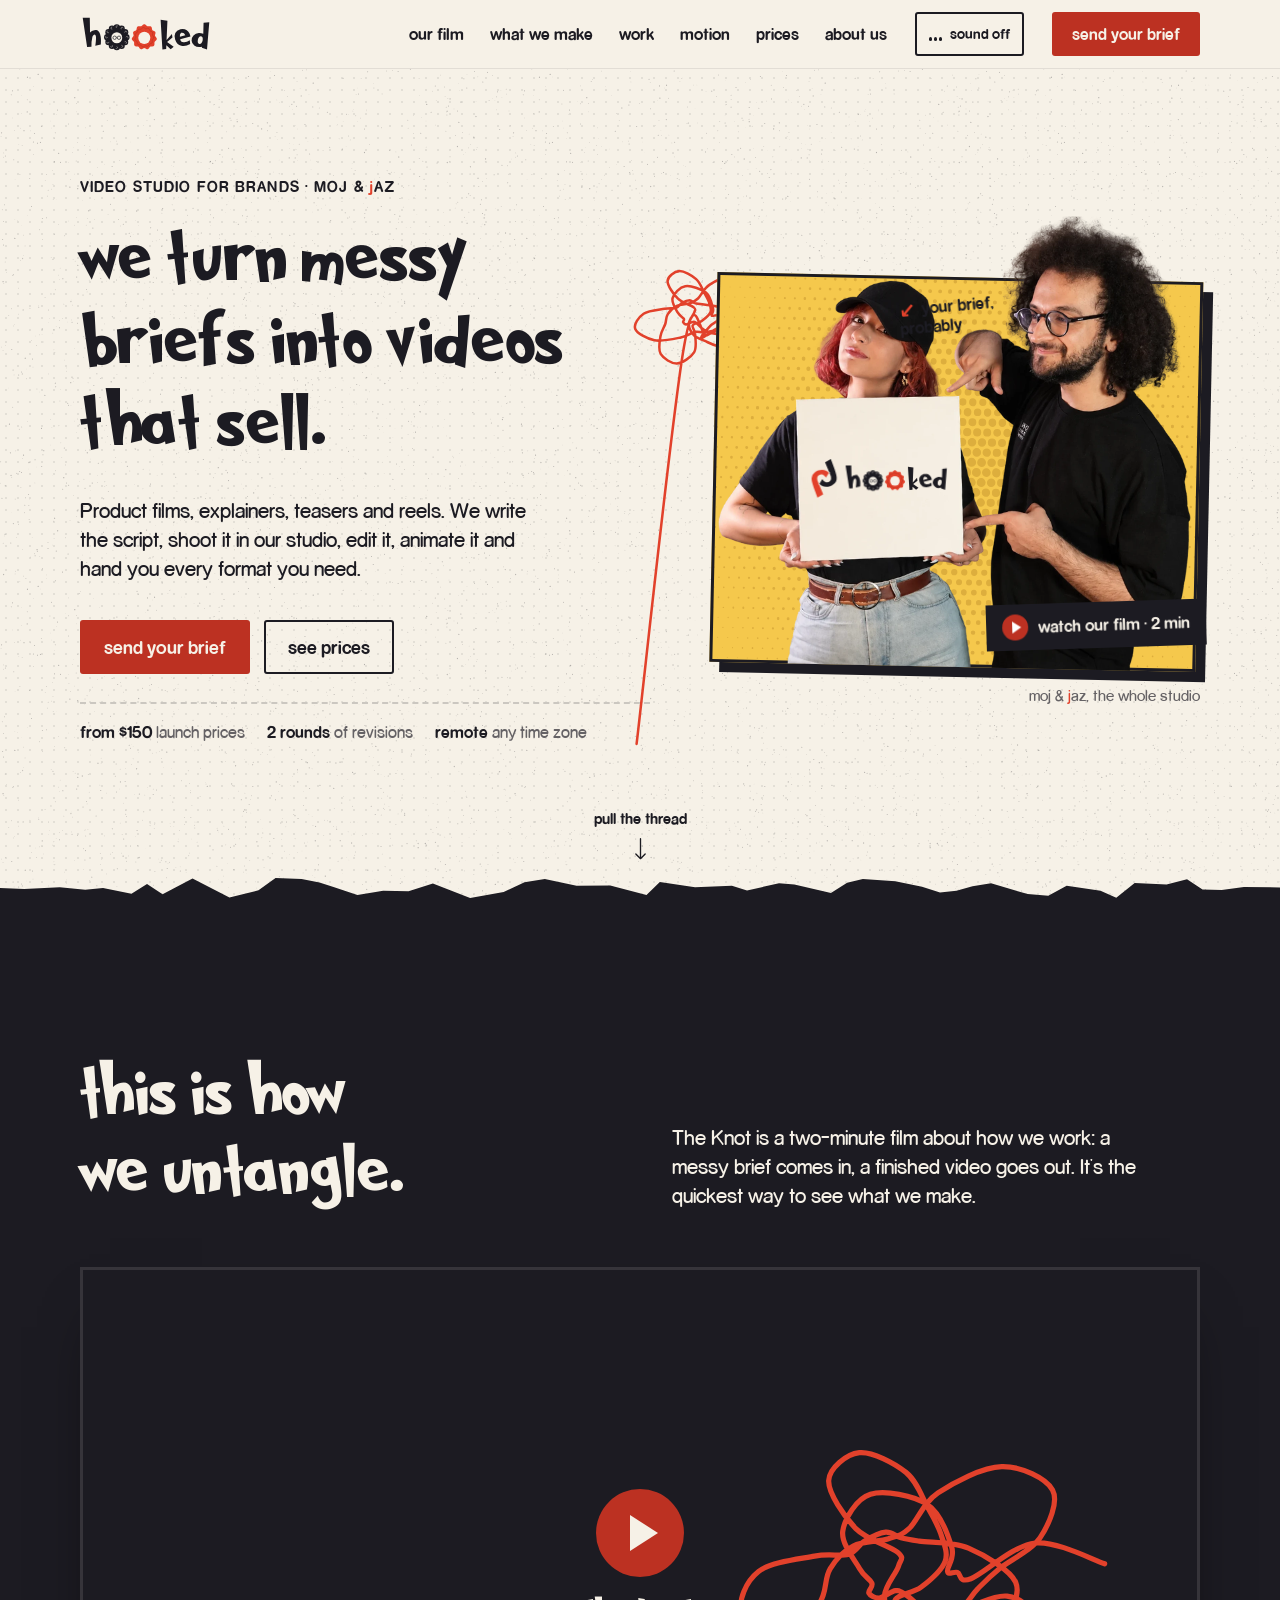
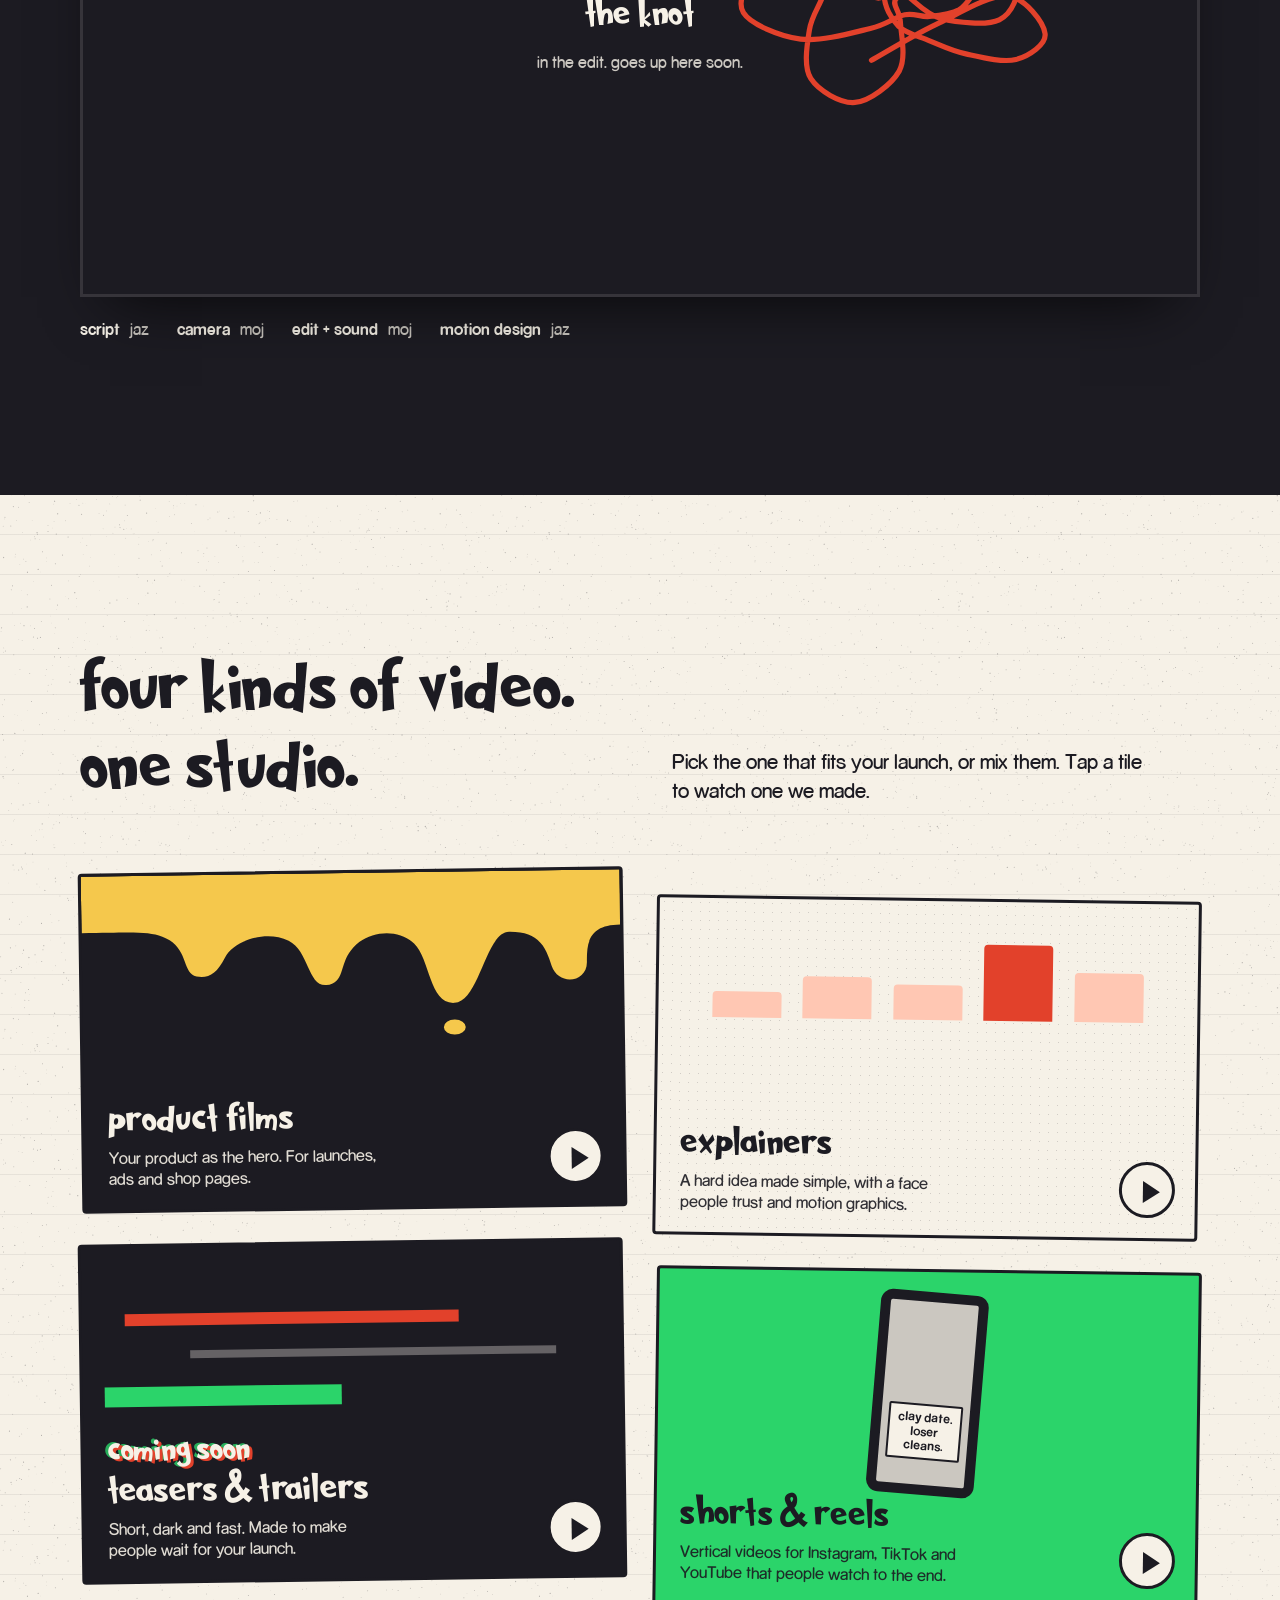
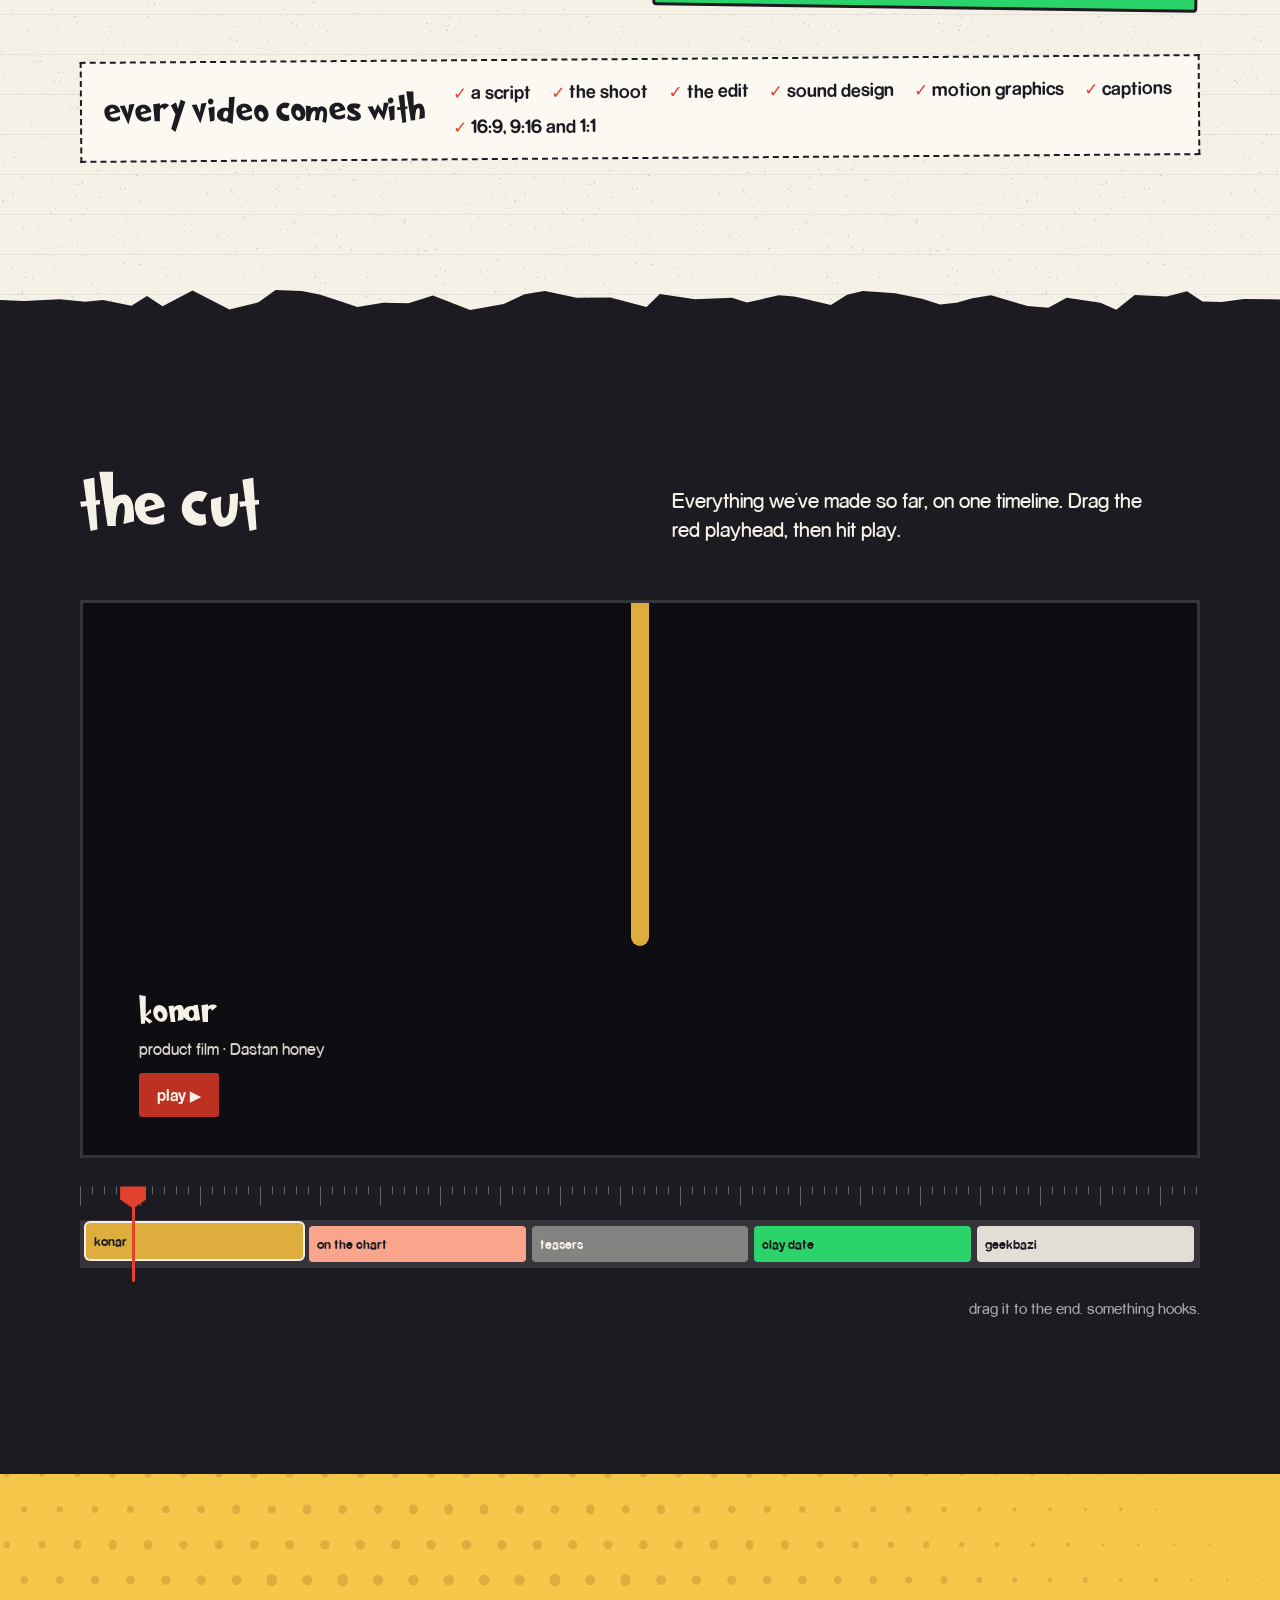
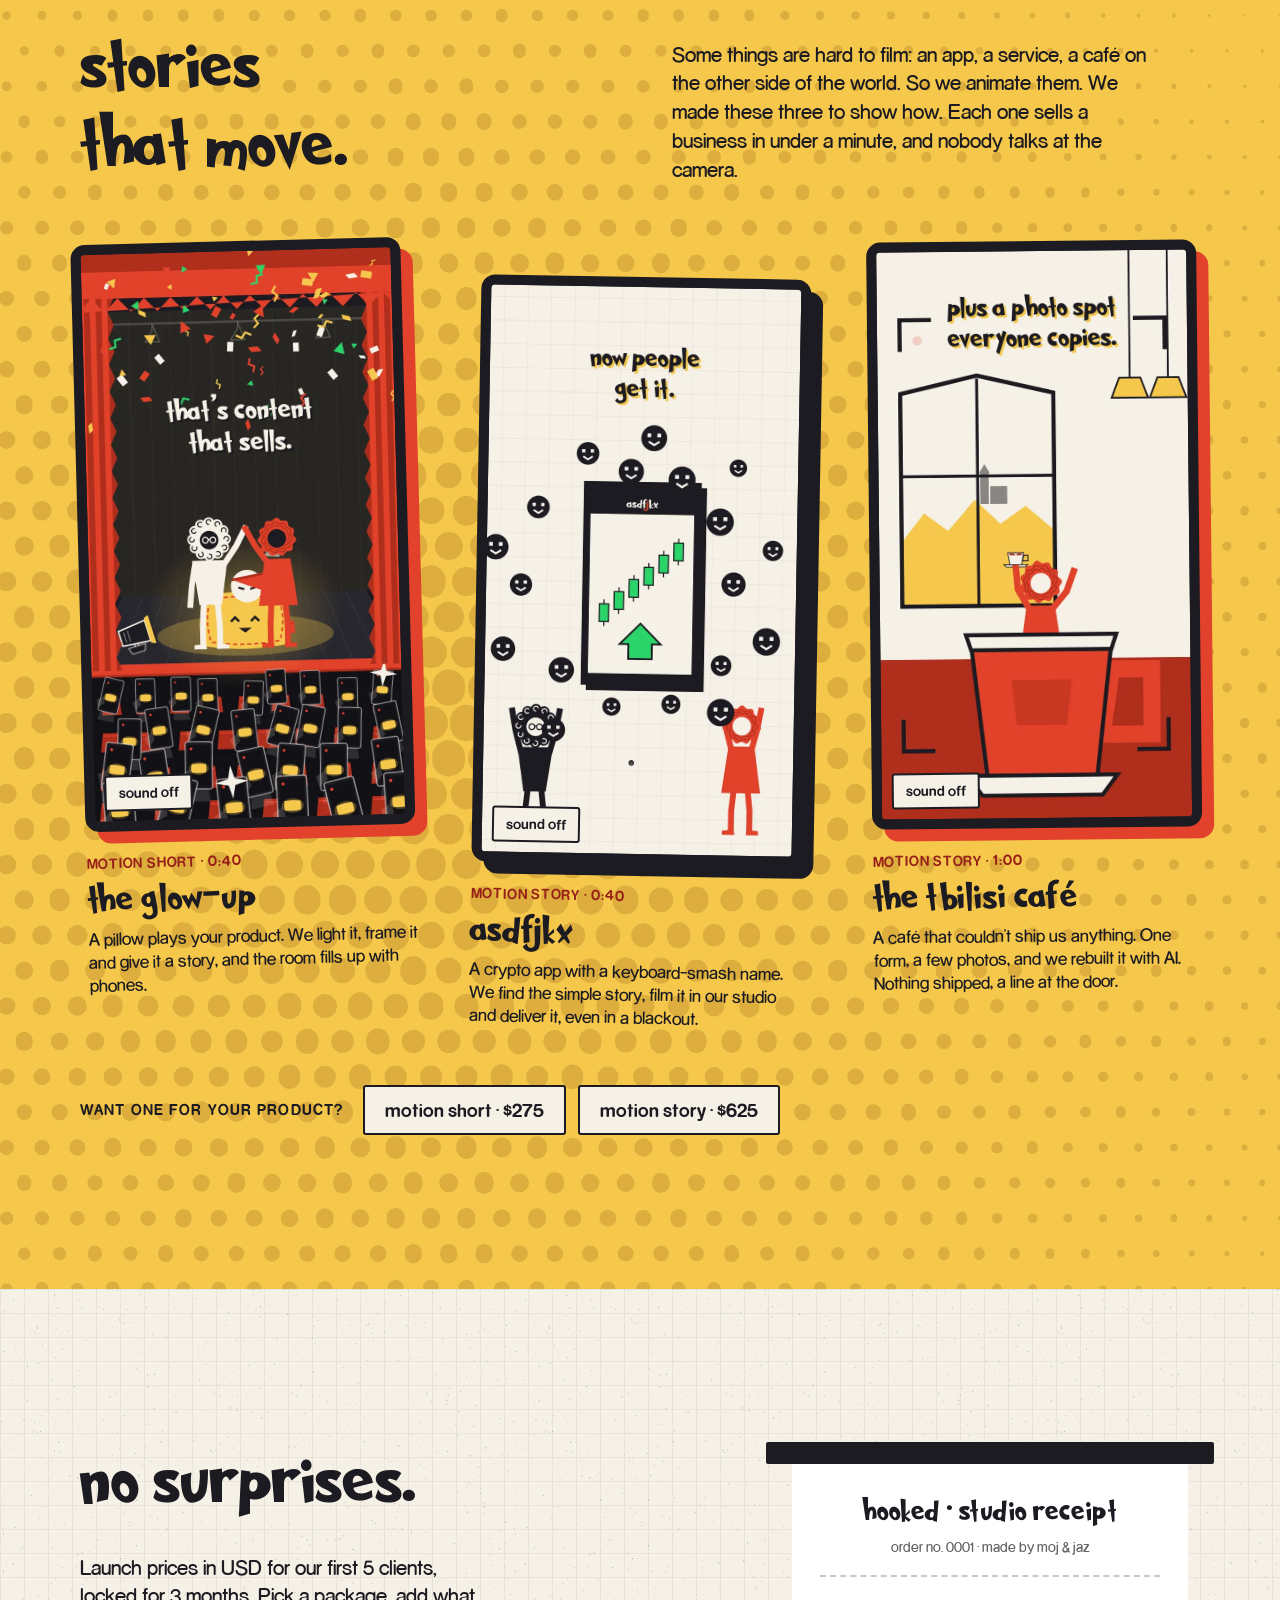
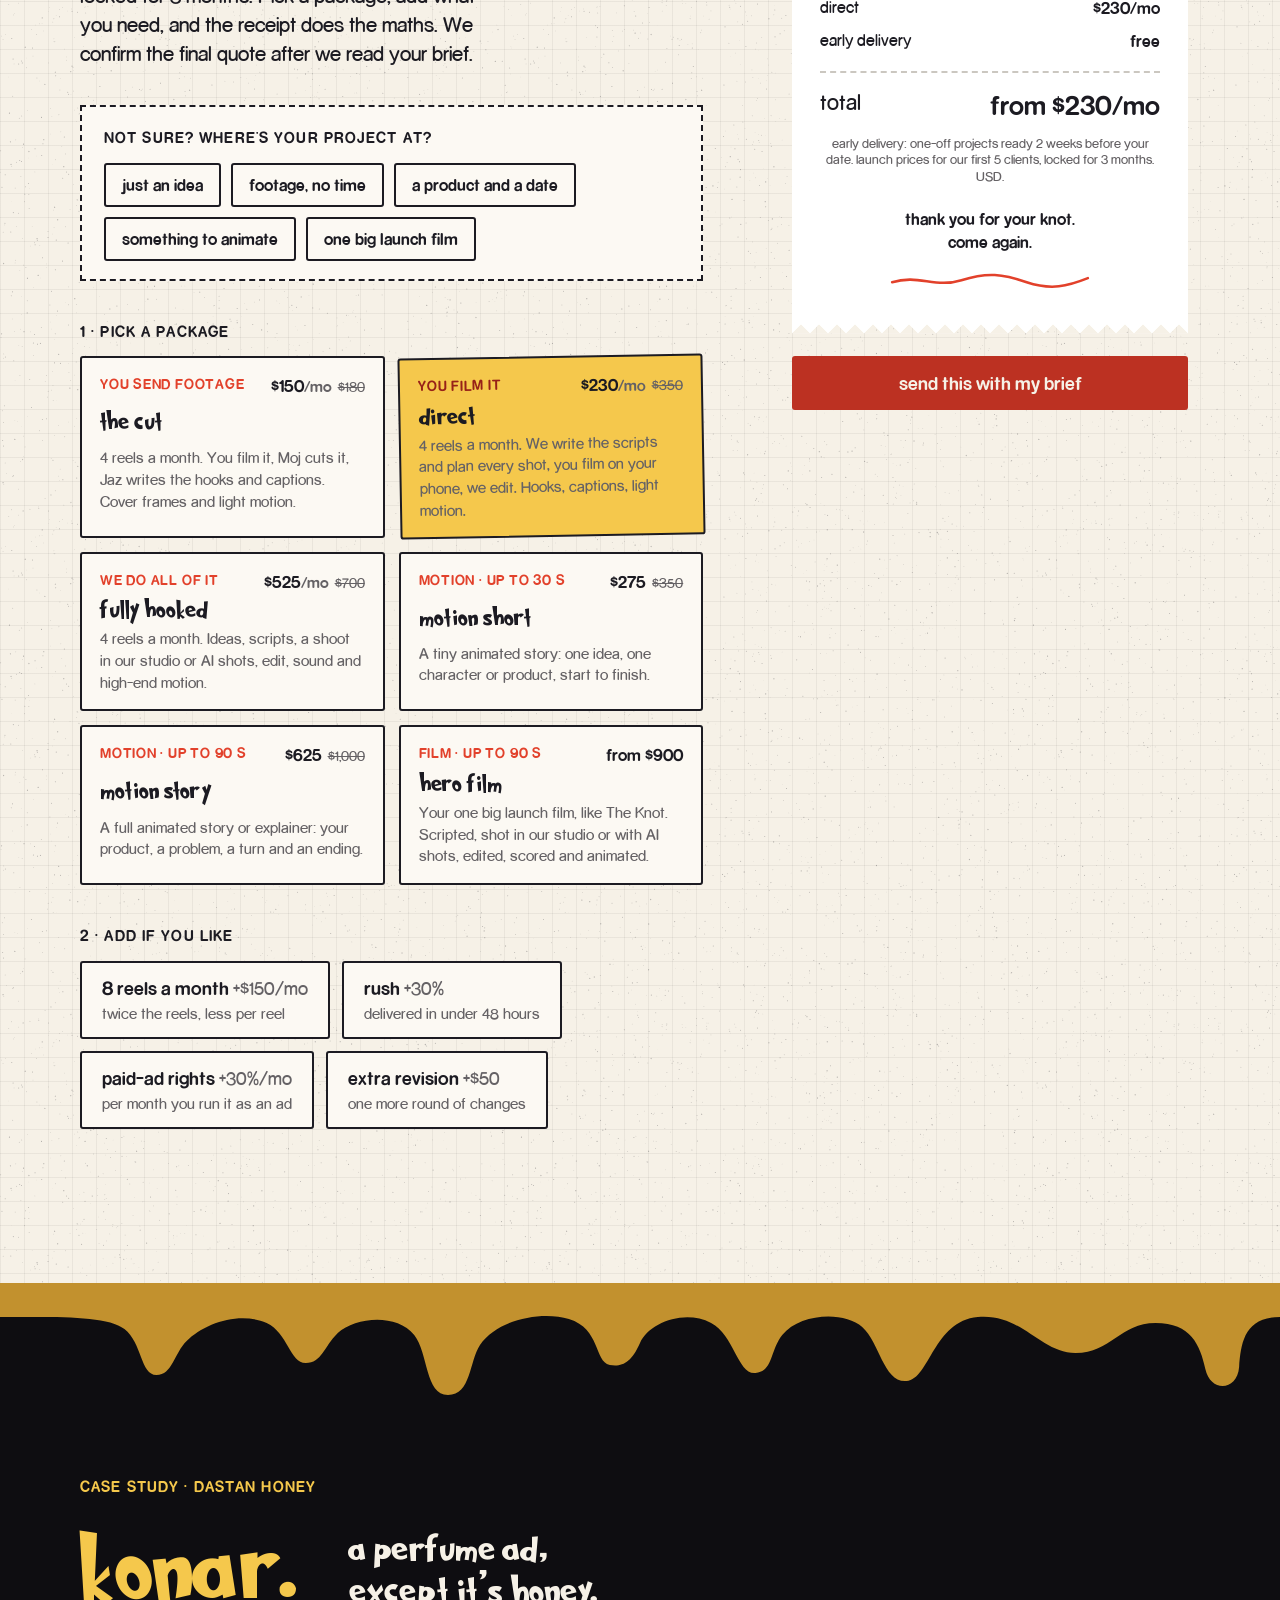
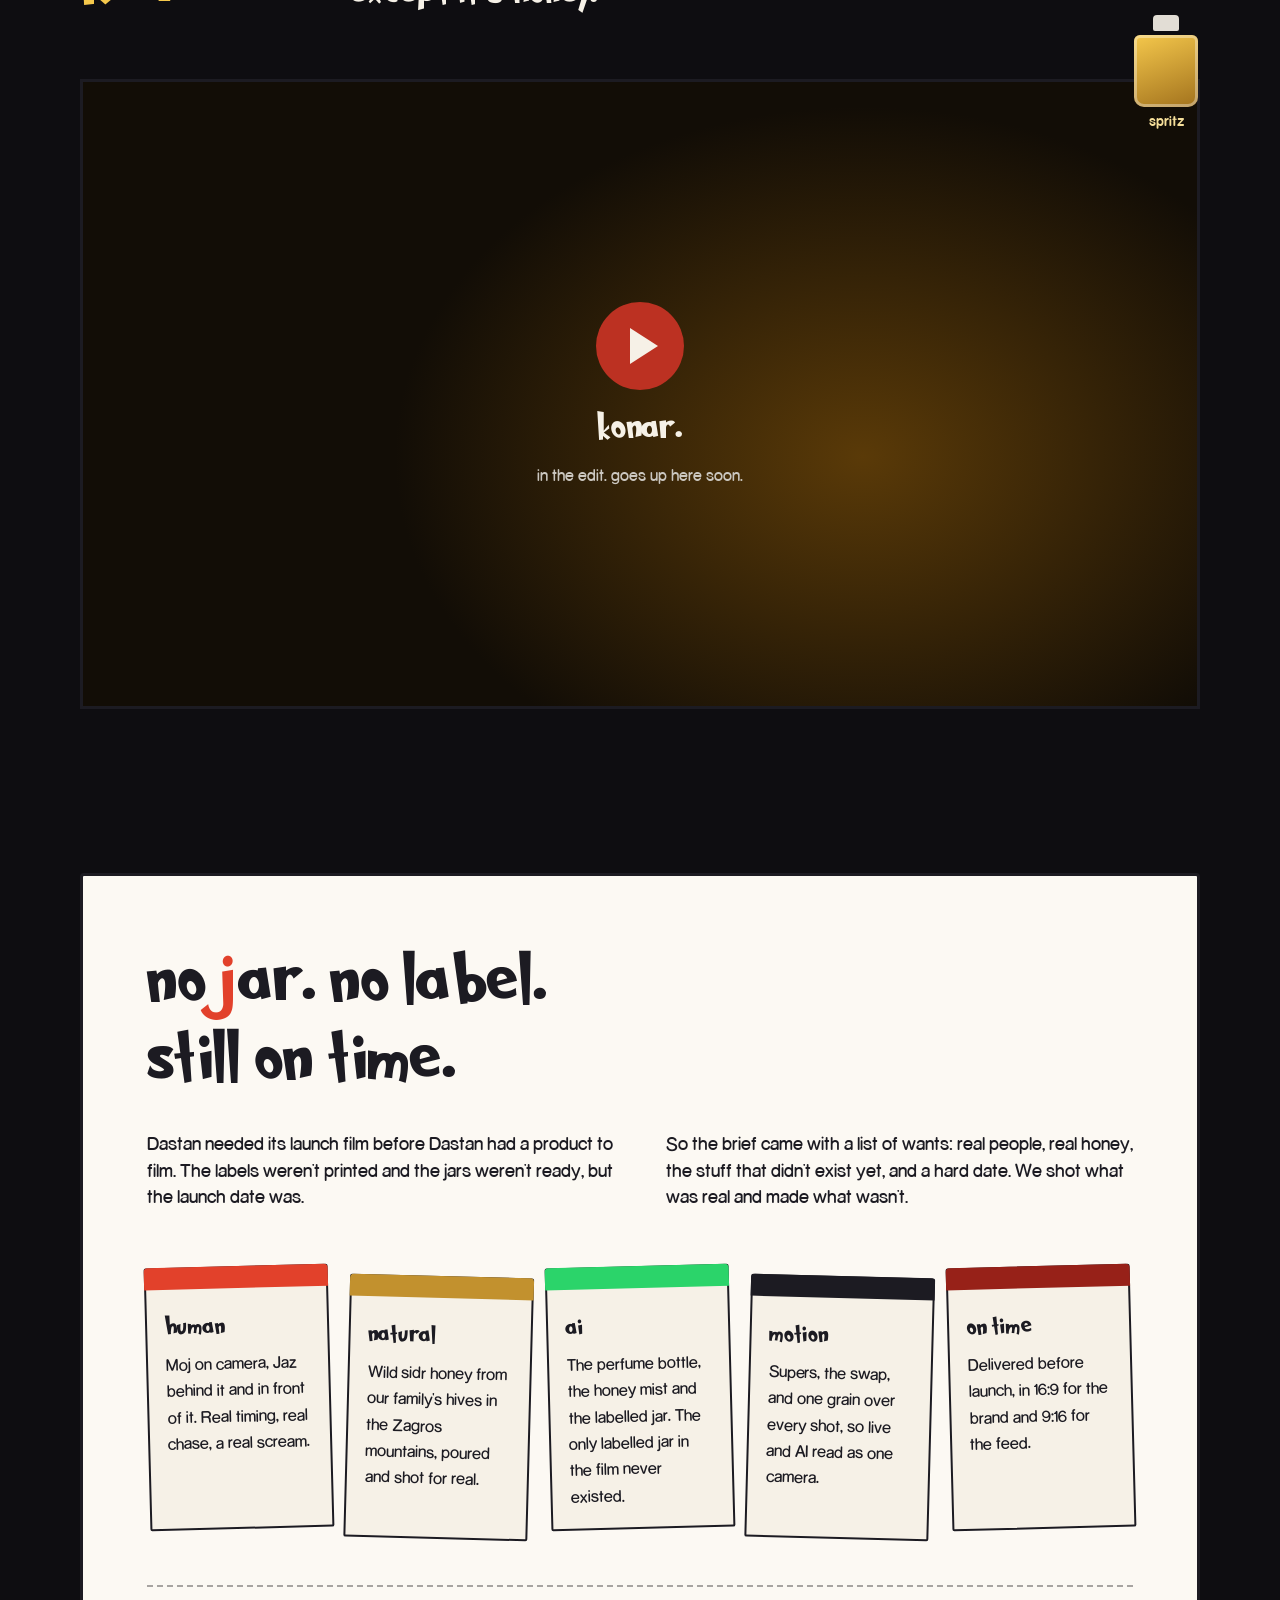
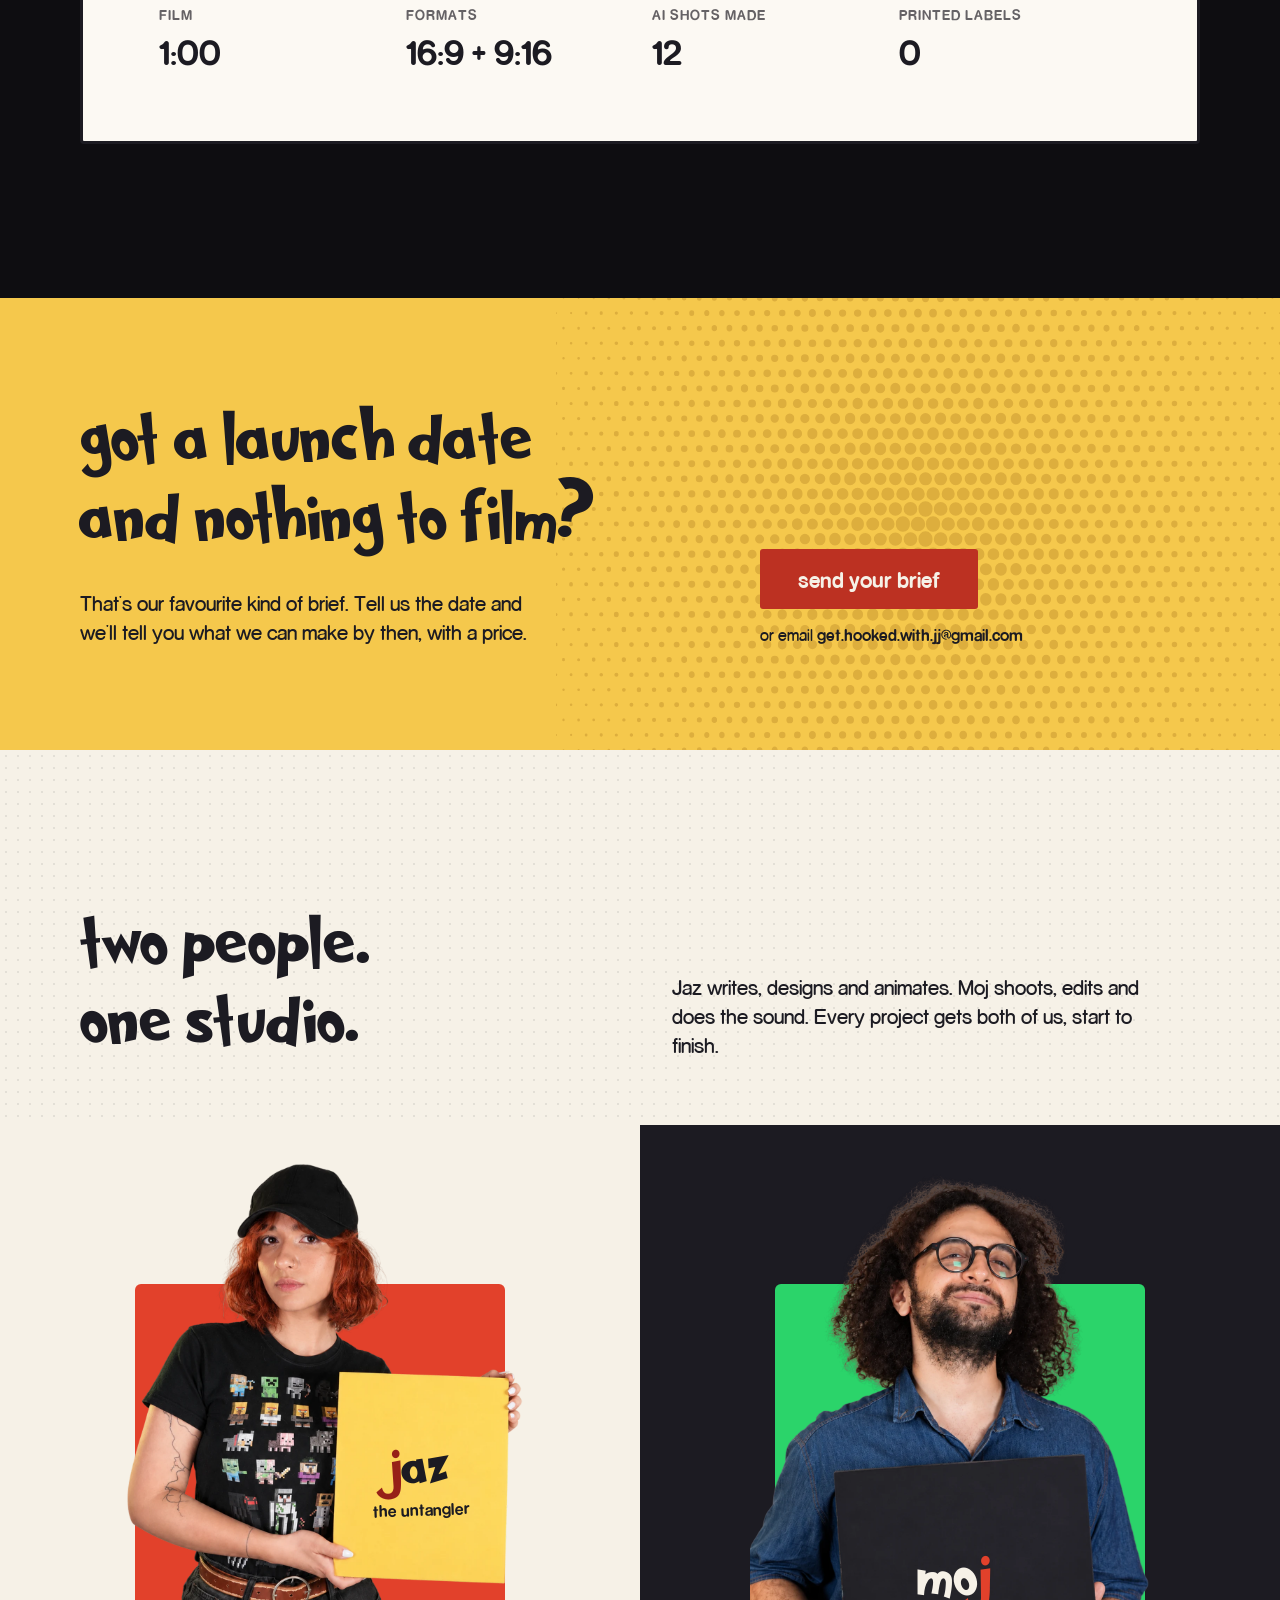
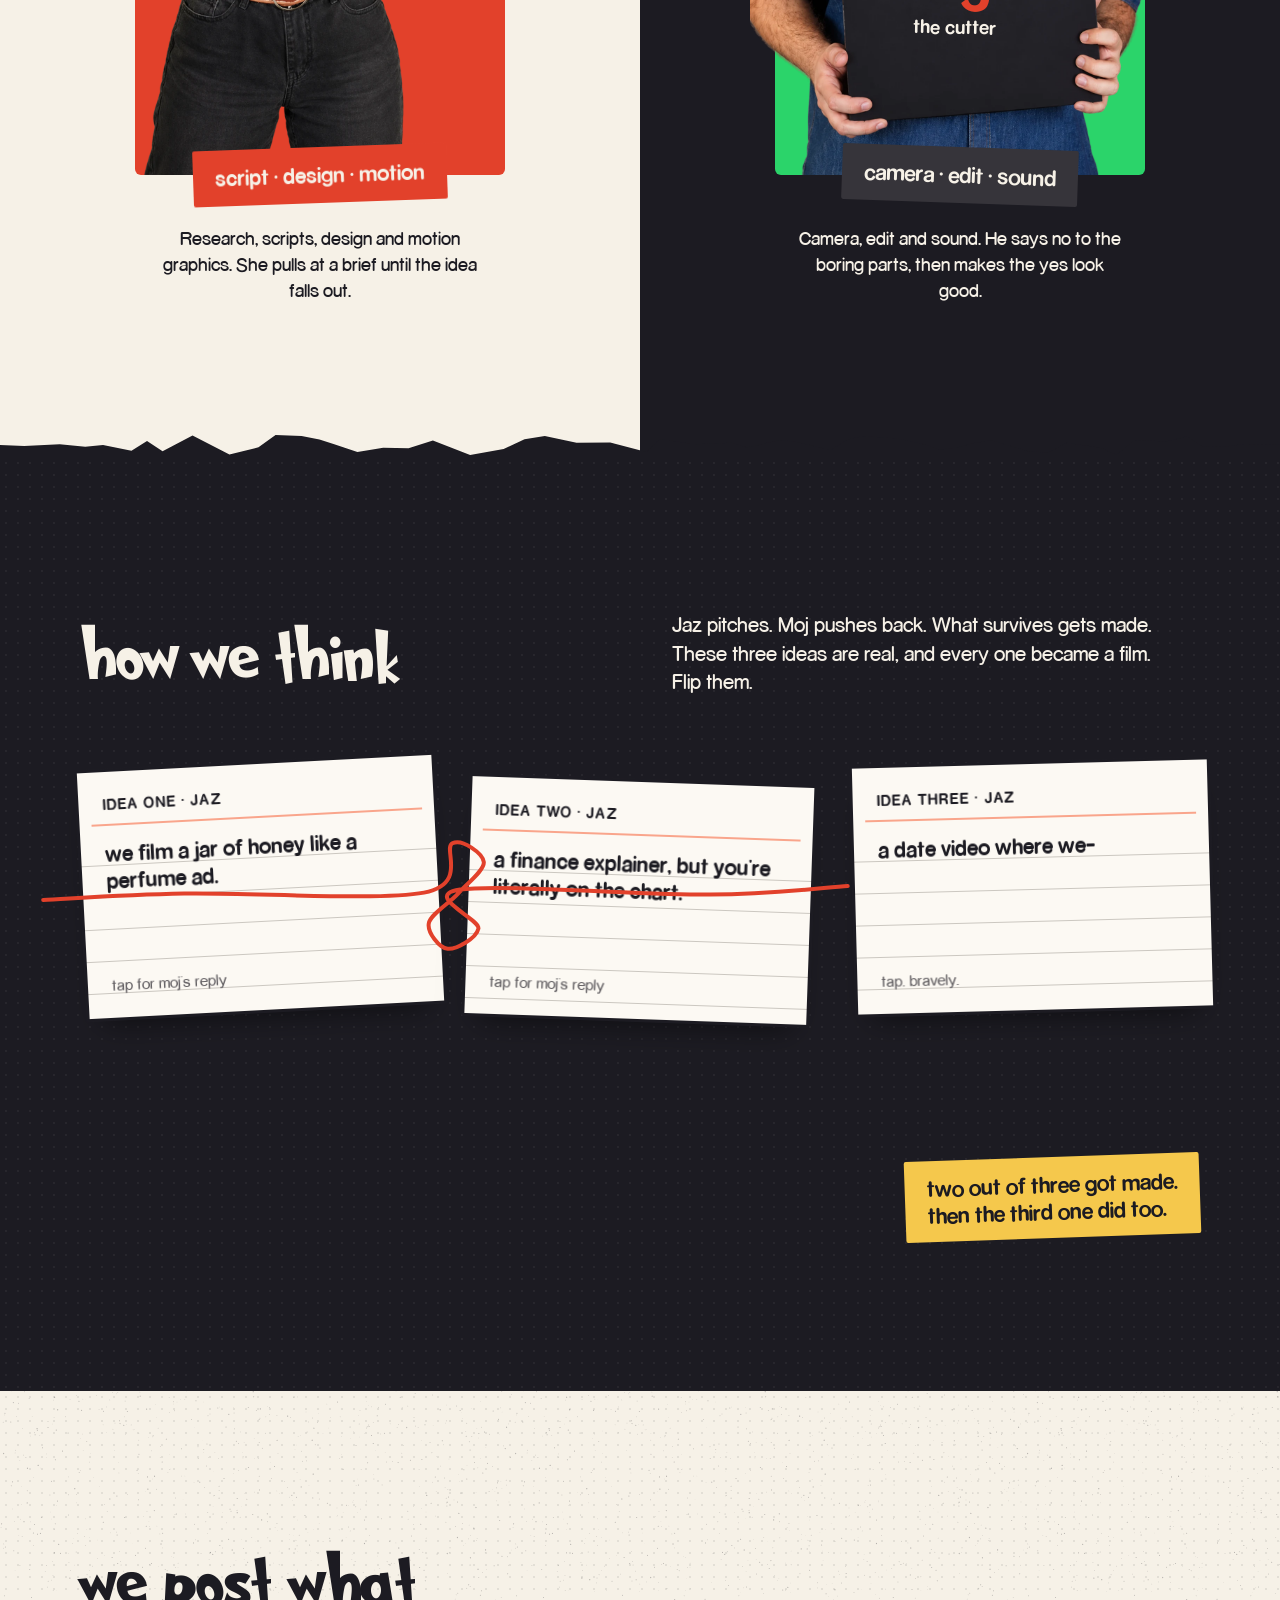
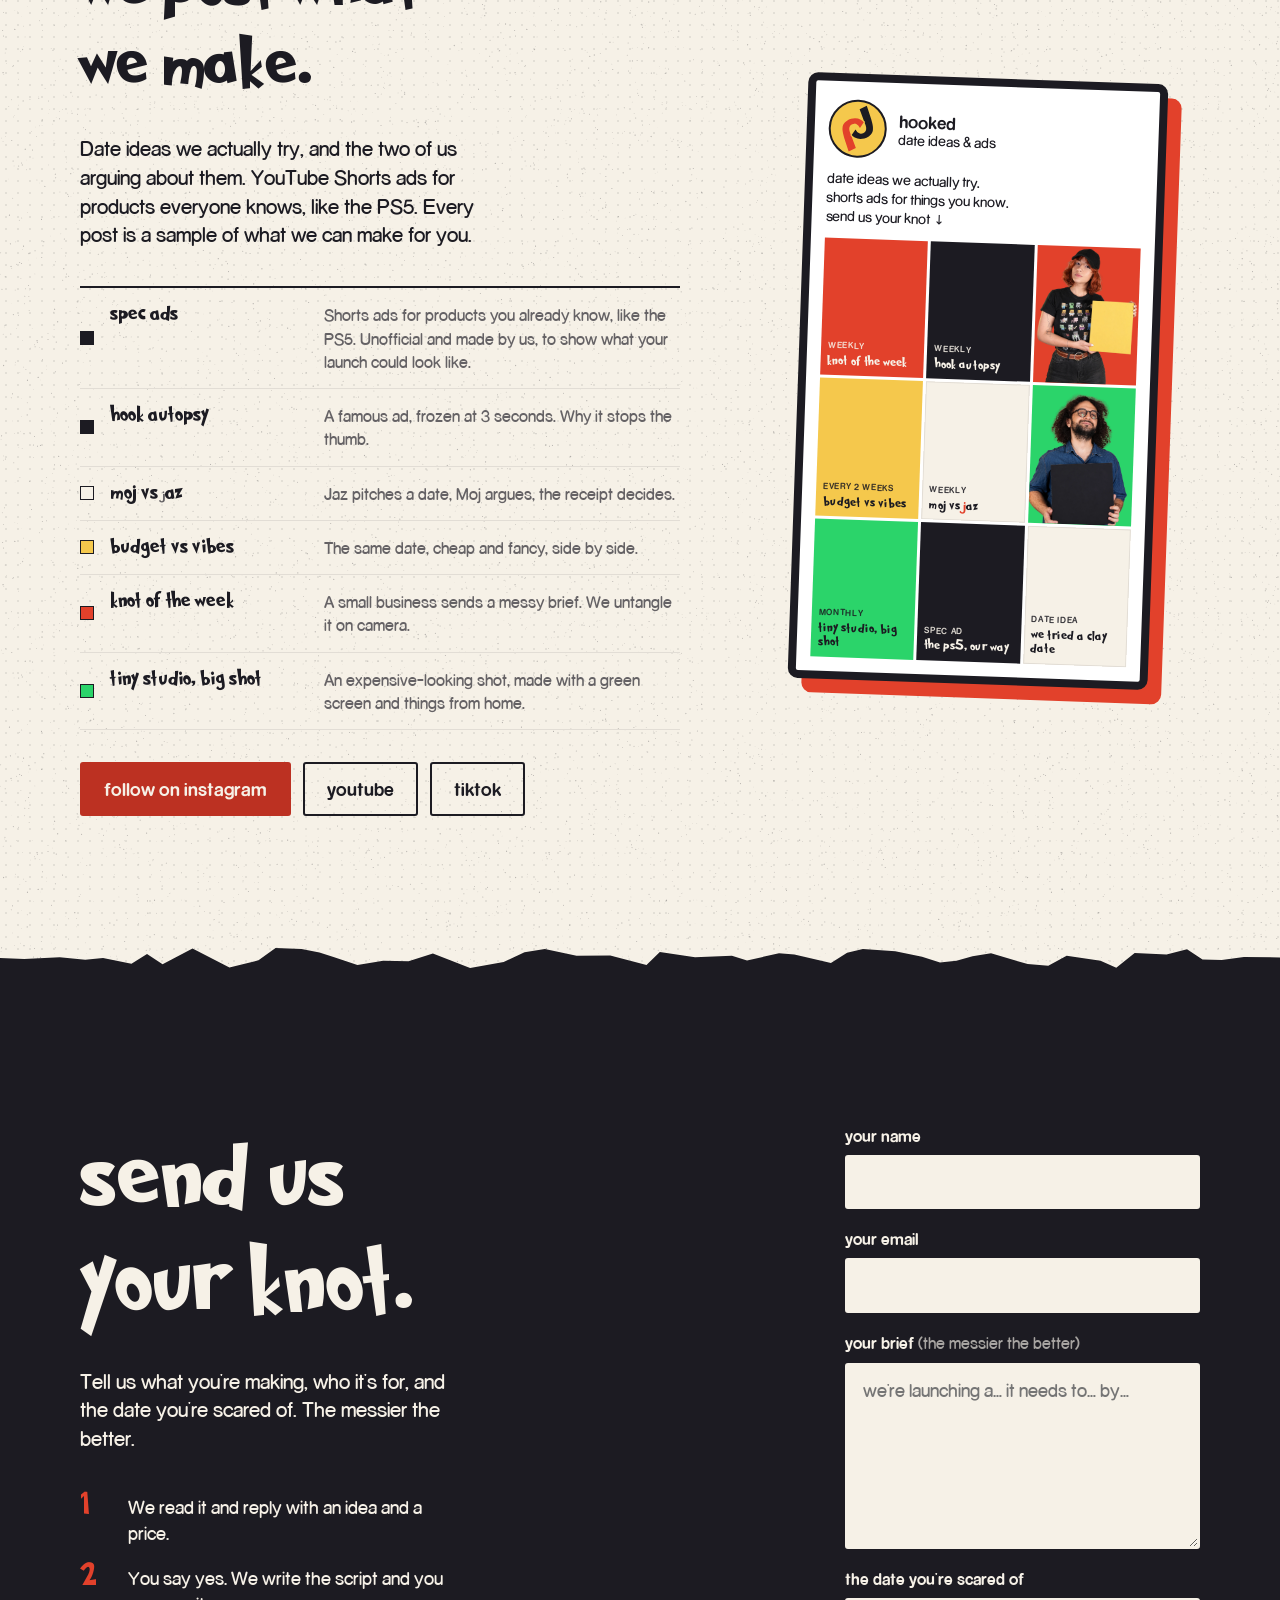
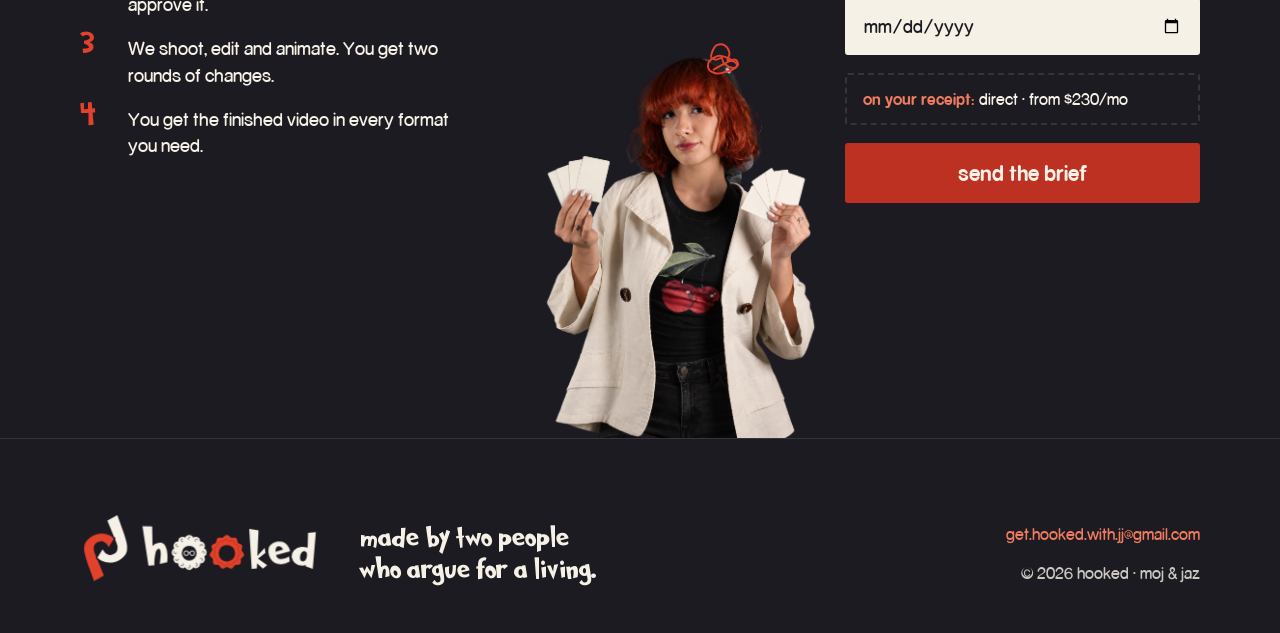
<file: index.html>
<!doctype html>
<html lang="en">
<head>
<meta charset="utf-8">
<meta name="viewport" content="width=device-width, initial-scale=1, viewport-fit=cover">
<title>hooked · video studio for brands · moj &amp; jaz</title>
<meta name="description" content="Product films, explainers, motion stories and reels for brands. Moj and Jaz write, shoot, edit and animate in their own studio. Launch prices from $150.">
<meta name="theme-color" content="#F6F1E7">
<link rel="icon" href="assets/brand/favicon.svg" type="image/svg+xml">
<link rel="icon" href="assets/brand/favicon-32.png" sizes="32x32" type="image/png">
<link rel="apple-touch-icon" href="assets/brand/favicon-180.png">
<meta property="og:type" content="website">
<meta property="og:title" content="hooked · send us your knot">
<meta property="og:description" content="Product films, explainers, teasers and reels for brands, by Moj and Jaz.">
<meta property="og:image" content="https://yashcistudy.github.io/get-hooked/assets/img/og-image.jpg">
<meta property="og:image:width" content="1200">
<meta property="og:image:height" content="630">
<meta name="twitter:card" content="summary_large_image">
<link rel="preload" href="assets/fonts/grinched-2.woff2" as="font" type="font/woff2" crossorigin>
<link rel="preload" href="assets/fonts/rocko.woff2" as="font" type="font/woff2" crossorigin>
<link rel="stylesheet" href="assets/css/tokens.css">
<link rel="stylesheet" href="assets/css/site.css">
<link rel="stylesheet" href="assets/css/mobile.css" media="(max-width: 760px)">
</head>
<body>
<a class="skip" href="#main">skip to the good part</a>

<!-- ============ NAV (always on top) ============ -->
<header class="nav" id="nav">
  <a class="nav-logo" href="#top" aria-label="hooked, back to the top">
    <img class="logo-paper" src="assets/brand/wordmark-on-paper.svg" alt="hooked" width="613" height="173">
    <img class="logo-ink" src="assets/brand/wordmark-on-ink.svg" alt="" width="613" height="173" aria-hidden="true">
  </a>
  <nav class="nav-links" aria-label="sections">
    <a href="#film">our film</a>
    <a href="#worlds">what we make</a>
    <a href="#cut">work</a>
    <a href="#motion">motion</a>
    <a href="#receipt">prices</a>
    <a href="#meet">about us</a>
  </nav>
  <button class="sound-toggle" id="sound" type="button" aria-pressed="false" title="sound">
    <span class="sound-bars" aria-hidden="true"><i></i><i></i><i></i></span><span class="sound-label">sound off</span>
  </button>
  <a class="btn btn-accent nav-cta" href="#contact"><span class="long">send your brief</span><span class="short">send brief</span></a>
</header>

<main id="main" class="page">

<!-- ============ HERO · what we do, and who ============ -->
<section class="sec sec-paper hero" id="top" data-theme="paper" data-label="hello" data-tn data-spine="0.035 1">
  <div class="wrap hero-grid">
    <div class="hero-copy">
      <p class="kicker">video studio for brands · moj &amp; <span class="j">j</span>az</p>
      <h1 class="display" data-typeon>we turn messy<br>briefs into videos<br>that <span class="nw">sell.</span></h1>
      <p class="lead">Product films, explainers, teasers and reels. We write the script, shoot it in our studio, edit it, animate it and hand you every format you need.</p>
      <div class="hero-actions">
        <a class="btn btn-accent" href="#contact">send your brief</a>
        <a class="btn btn-ghost" href="#receipt">see prices</a>
      </div>
      <ul class="hero-facts" aria-label="in short">
        <li><b>from $150</b> launch prices</li>
        <li><b>2 rounds</b> of revisions</li>
        <li><b>remote</b> any time zone</li>
      </ul>
    </div>
    <figure class="hero-still">
      <a class="still-frame" href="#film" aria-label="watch The Knot, our two-minute film">
        <span class="still-bg" aria-hidden="true"></span>
        <img src="assets/img/pair.webp" alt="Jaz and Moj holding a board with the hooked logo" width="1430" height="1333" fetchpriority="high">
        <span class="orbit-slot orbit-board" data-orbit="paper" style="--x:.1699;--y:.4081;--w:.3434;--h:.3563" aria-hidden="true"></span>
        <span class="still-tag"><span class="play-dot" aria-hidden="true"></span>watch our film · 2 min</span>
      </a>
      <figcaption class="still-cap">moj &amp; <span class="j">j</span>az, the whole studio</figcaption>
    </figure>
    <p class="knot-note" id="knotNote" aria-hidden="true">your brief,<br>probably</p>
    <div class="hero-knot" id="heroKnot" aria-hidden="true"></div>
  </div>
  <a class="scroll-hint" id="pullHint" href="#film"><span>pull the thread</span><svg viewBox="0 0 24 40" aria-hidden="true"><path d="M12 3v30m-7-7 7 7 7-7" fill="none" stroke="currentColor" stroke-width="2" stroke-linecap="round" stroke-linejoin="round"/></svg></a>
</section>

<!-- ============ THE KNOT · the film ============ -->
<section class="sec sec-ink film" id="film" data-theme="ink" data-label="our film" data-tn data-spine="0.035 0, 0.035 1">
  <div class="wrap">
    <div class="film-head">
      <h2 class="display">this is how<br>we untangle.</h2>
      <p class="lead">The Knot is a two-minute film about how we work: a messy brief comes in, a finished video goes out. It's the quickest way to see what we make.</p>
    </div>
    <div class="film-frame">
      <div class="yt" data-video="knot" data-title="The Knot, a hooked showcase film" data-poster="knot"></div>
      <ul class="film-credits" aria-label="who did what">
        <li><b>script</b> jaz</li>
        <li><b>camera</b> moj</li>
        <li><b>edit + sound</b> moj</li>
        <li><b>motion design</b> jaz</li>
      </ul>
    </div>
  </div>
</section>

<!-- ============ WHAT WE MAKE ============ -->
<section class="sec sec-paper worlds" id="worlds" data-theme="paper" data-label="what we make" data-tn data-spine="0.035 0, 0.035 0.3, 0.5 0.62, 0.97 0.8, loop, 0.97 1">
  <div class="wrap">
    <div class="sec-head">
      <h2 class="display">four kinds of video.<br>one studio.</h2>
      <p class="lead">Pick the one that fits your launch, or mix them. Tap a tile to watch one we made.</p>
    </div>
    <div class="world-grid deck" id="worldGrid" data-deck="videos">
      <button class="world world-product" type="button" data-video="product" data-fallback="konar" data-title="product films">
        <span class="world-art" aria-hidden="true">
          <svg viewBox="0 0 640 360" preserveAspectRatio="none"><path class="drip" d="M0 0H640V96C604 96 600 124 600 160C600 196 566 202 558 166C552 138 546 106 508 106C480 106 472 226 442 228C412 230 414 152 395 124C376 96 338 100 320 134C306 158 312 192 290 194C268 196 270 134 246 116C218 96 180 116 170 144C160 172 150 180 136 176C118 170 128 124 96 106C78 96 60 98 0 98Z" fill="#F5C84C"/><circle class="drop" cx="442" cy="270" r="13" fill="#F5C84C"/></svg>
        </span>
        <span class="world-text"><span class="world-label">product films</span><span class="world-desc">Your product as the hero. For launches, ads and shop pages.</span></span><span class="world-play" aria-hidden="true"></span>
      </button>
      <button class="world world-explainer" type="button" data-video="explainer" data-fallback="chart" data-title="explainers">
        <span class="world-art" aria-hidden="true"><i class="bar"></i><i class="bar"></i><i class="bar"></i><i class="bar bar-top"></i><i class="bar"></i></span>
        <span class="world-text"><span class="world-label">explainers</span><span class="world-desc">A hard idea made simple, with a face people trust and motion graphics.</span></span><span class="world-play" aria-hidden="true"></span>
      </button>
      <button class="world world-teaser" type="button" data-video="teaser" data-title="teasers &amp; trailers">
        <span class="world-art" aria-hidden="true"><i class="glitch g1"></i><i class="glitch g2"></i><i class="glitch g3"></i><b class="soon" data-text="coming soon">coming soon</b></span>
        <span class="world-text"><span class="world-label">teasers &amp; trailers</span><span class="world-desc">Short, dark and fast. Made to make people wait for your launch.</span></span><span class="world-play" aria-hidden="true"></span>
      </button>
      <button class="world world-short" type="button" data-video="short" data-vertical="1" data-title="shorts &amp; reels">
        <span class="world-art" aria-hidden="true"><span class="phone"><span class="phone-cap">clay date. loser cleans.</span></span></span>
        <span class="world-text"><span class="world-label">shorts &amp; reels</span><span class="world-desc">Vertical videos for Instagram, TikTok and YouTube that people watch to the end.</span></span><span class="world-play" aria-hidden="true"></span>
      </button>
    </div>
    <div class="included">
      <p class="included-k">every video comes with</p>
      <ul>
        <li>a script</li><li>the shoot</li><li>the edit</li><li>sound design</li><li>motion graphics</li><li>captions</li><li>16:9, 9:16 and 1:1</li>
      </ul>
    </div>
  </div>
</section>

<!-- ============ THE CUT · our work ============ -->
<section class="sec sec-ink cut" id="cut" data-theme="ink" data-label="our work" data-tn data-spine="0.97 0, 0.97 0.3, 0.5 0.5, 0.035 0.62, 0.035 1">
  <div class="wrap">
    <div class="sec-head">
      <h2 class="display">the cut</h2>
      <p class="lead">Everything we've made so far, on one timeline. Drag the red playhead, then hit play.</p>
    </div>
    <div class="monitor" id="monitor" aria-live="polite">
      <div class="scene scene-product is-on">
        <span class="scene-drip"></span>
        <div class="scene-info"><b>konar</b><p>product film · Dastan honey</p><button class="scene-play" type="button" data-video="konar" data-title="Konar">play ▶</button></div>
      </div>
      <div class="scene scene-explainer">
        <span class="scene-bars"><i></i><i></i><i></i><i></i></span>
        <div class="scene-info"><b>on the chart</b><p>finance explainer · Moj on green screen</p><button class="scene-play" type="button" data-video="chart" data-title="On the Chart">play ▶</button></div>
      </div>
      <div class="scene scene-teaser">
        <b class="soon" data-text="coming soon">coming soon</b>
        <div class="scene-info"><b>teasers</b><p>dark, fast, a hard cut at the end</p><button class="scene-play" type="button" data-video="teaser" data-title="Teasers and trailers">play ▶</button></div>
      </div>
      <div class="scene scene-short">
        <span class="phone"><span class="phone-cap">i'm already lost.</span></span>
        <div class="scene-info"><b>clay date</b><p>a reel · the idea Moj said no to</p><button class="scene-play" type="button" data-video="short" data-vertical="1" data-title="Clay date">play ▶</button></div>
      </div>
      <div class="scene scene-geek">
        <span class="geek-stills"><img src="assets/img/work-ticket.webp" alt="" loading="lazy" width="1200" height="1200"><img src="assets/img/work-clans.webp" alt="" loading="lazy" width="1200" height="1200"></span>
        <div class="scene-info"><b>geekbazi</b><p>board game reviews · on camera, shot and cut in-house</p><button class="scene-play" type="button" data-video="geekbazi" data-title="A Geekbazi review">play ▶</button></div>
      </div>
      <div class="scene scene-logo"><div class="orbit-slot orbit-cut" data-orbit="ink" aria-hidden="true"></div></div>
    </div>
    <div class="timeline" id="timeline">
      <div class="ruler" aria-hidden="true"></div>
      <div class="track" aria-hidden="true"><i class="clip c1"><span>konar</span></i><i class="clip c2"><span>on the chart</span></i><i class="clip c3"><span>teasers</span></i><i class="clip c4"><span>clay date</span></i><i class="clip c5"><span>geekbazi</span></i></div>
      <div class="playhead" id="playhead" role="slider" tabindex="0" aria-label="playhead" aria-valuemin="0" aria-valuemax="100" aria-valuenow="0" aria-valuetext="konar">
        <span class="ph-line"></span><span class="ph-handle"></span>
      </div>
    </div>
    <p class="cut-hint" aria-hidden="true">drag it to the end. something hooks.</p>
  </div>
</section>

<!-- ============ MOTION · the three showcase films ============ -->
<section class="sec motion" id="motion" data-theme="paper" data-label="motion" data-tn data-spine="0.035 0, 0.035 1">
  <div class="wrap">
    <div class="sec-head">
      <h2 class="display">stories<br>that move.</h2>
      <p class="lead">Some things are hard to film: an app, a service, a café on the other side of the world. So we animate them. We made these three to show how. Each one sells a business in under a minute, and nobody talks at the camera.</p>
    </div>
    <div class="reels deck" id="reels" data-deck="films">
      <figure class="reel">
        <div class="reel-phone"><video muted playsinline loop preload="none" poster="assets/video/motion-glow-up.webp" data-src="assets/video/motion-glow-up.mp4" aria-label="The glow-up, a 40-second motion film"></video><button class="reel-sound" type="button" aria-pressed="false">sound off</button></div>
        <figcaption><span class="reel-k">motion short · 0:40</span><b class="reel-t">the glow-up</b><span class="reel-d">A pillow plays your product. We light it, frame it and give it a story, and the room fills up with phones.</span></figcaption>
      </figure>
      <figure class="reel">
        <div class="reel-phone"><video muted playsinline loop preload="none" poster="assets/video/motion-asdfjkx.webp" data-src="assets/video/motion-asdfjkx.mp4" aria-label="asdfjkx, a 40-second motion film"></video><button class="reel-sound" type="button" aria-pressed="false">sound off</button></div>
        <figcaption><span class="reel-k">motion story · 0:40</span><b class="reel-t">asdfjkx</b><span class="reel-d">A crypto app with a keyboard-smash name. We find the simple story, film it in our studio and deliver it, even in a blackout.</span></figcaption>
      </figure>
      <figure class="reel">
        <div class="reel-phone"><video muted playsinline loop preload="none" poster="assets/video/motion-tbilisi-cafe.webp" data-src="assets/video/motion-tbilisi-cafe.mp4" aria-label="The Tbilisi café, a one-minute motion film"></video><button class="reel-sound" type="button" aria-pressed="false">sound off</button></div>
        <figcaption><span class="reel-k">motion story · 1:00</span><b class="reel-t">the tbilisi café</b><span class="reel-d">A café that couldn't ship us anything. One form, a few photos, and we rebuilt it with AI. Nothing shipped, a line at the door.</span></figcaption>
      </figure>
    </div>
    <div class="motion-foot">
      <p class="picks-k">want one for your product?</p>
      <button class="chip" type="button" data-pick="mshort">motion short · $275</button>
      <button class="chip" type="button" data-pick="mstory">motion story · $625</button>
    </div>
  </div>
</section>

<!-- ============ PRICES ============ -->
<section class="sec sec-paper receipt-sec" id="receipt" data-theme="paper" data-label="prices" data-tn data-spine="0.035 0, 0.035 0.9, 0.5 0.95, loop, 0.97 0.93, 0.97 1">
  <div class="wrap receipt-grid">
    <div class="receipt-copy">
      <h2 class="display">no surprises.</h2>
      <p class="lead">Launch prices in USD for our first 5 clients, locked for 3 months. Pick a package, add what you need, and the receipt does the maths. We confirm the final quote after we read your brief.</p>
      <div class="picker" id="picker">
        <p class="picks-k">not sure? where's your project at?</p>
        <div class="picker-btns" role="group" aria-label="where's your project at">
          <button class="chip" type="button" data-route="idea" aria-pressed="false">just an idea</button>
          <button class="chip" type="button" data-route="footage" aria-pressed="false">footage, no time</button>
          <button class="chip" type="button" data-route="launch" aria-pressed="false">a product and a date</button>
          <button class="chip" type="button" data-route="animate" aria-pressed="false">something to animate</button>
          <button class="chip" type="button" data-route="big" aria-pressed="false">one big launch film</button>
        </div>
        <p class="picker-note" id="pickerNote" aria-live="polite"></p>
      </div>
      <p class="picks-k">1 · pick a package</p>
      <ul class="picks picks-pkg deck" id="picks" data-deck="packages"></ul>
      <p class="picks-k">2 · add if you like</p>
      <ul class="picks picks-add" id="addons"></ul>
    </div>
    <div class="printer" aria-live="polite">
      <div class="printer-slot" aria-hidden="true"></div>
      <div class="receipt" id="receiptPaper">
        <p class="r-head">hooked · studio receipt</p>
        <p class="r-sub">order no. <span id="rNo">0001</span> · made by moj &amp; jaz</p>
        <ul class="r-lines" id="rLines"></ul>
        <p class="r-total"><span>total</span><b id="rTotal">$0</b></p>
        <p class="r-small" id="rSmall">launch prices · USD</p>
        <p class="r-thanks">thank you for your knot.<br>come again.</p>
        <svg class="r-thread" viewBox="0 0 200 20" aria-hidden="true"><path d="M4 12C30 4 46 18 72 10S112 4 136 12 176 16 196 8" fill="none" stroke="#E2412B" stroke-width="2.5" stroke-linecap="round"/></svg>
      </div>
      <a class="btn btn-accent r-go" href="#contact">send this with my brief</a>
    </div>
  </div>
</section>

<!-- ============ KONAR · case ============ -->
<section class="sec konar" id="konar" data-theme="ink" data-label="konar" data-spine="0.97 0, 0.97 0.22, 0.5 0.33, 0.035 0.45, 0.035 1">
  <div class="honey-edge" aria-hidden="true"></div>
  <div class="wrap">
    <p class="kicker kicker-gold">case study · dastan honey</p>
    <div class="konar-head">
      <h2 class="display">konar.</h2>
      <p class="konar-sub display-sm">a perfume ad,<br>except it's honey.</p>
    </div>
    <div class="konar-film">
      <div class="yt" data-video="konar" data-title="Konar, a perfume ad except it's honey" data-poster="konar"></div>
      <button class="spritz" type="button" id="spritz" aria-label="spritz the honey"><span class="spritz-cap" aria-hidden="true"></span><span class="spritz-bottle" aria-hidden="true"></span><span class="spritz-label">spritz</span></button>
      <p class="spritz-sub" id="spritzSub" aria-live="polite">&nbsp;</p>
    </div>

    <div class="case">
      <h3 class="display case-title">no <span class="j">j</span>ar. no label.<br>still on time.</h3>
      <div class="case-lead">
        <p>Dastan needed its launch film before Dastan had a product to film. The labels weren't printed and the jars weren't ready, but the launch date was.</p>
        <p>So the brief came with a list of wants: real people, real honey, the stuff that didn't exist yet, and a hard date. We shot what was real and made what wasn't.</p>
      </div>
      <ol class="ingredients deck" data-deck="the recipe">
        <li class="ing ing-human"><b class="ing-k">human</b><span>Moj on camera, Jaz behind it and in front of it. Real timing, real chase, a real scream.</span></li>
        <li class="ing ing-natural"><b class="ing-k">natural</b><span>Wild sidr honey from our family's hives in the Zagros mountains, poured and shot for real.</span></li>
        <li class="ing ing-ai"><b class="ing-k">ai</b><span>The perfume bottle, the honey mist and the labelled jar. The only labelled jar in the film never existed.</span></li>
        <li class="ing ing-motion"><b class="ing-k">motion</b><span>Supers, the swap, and one grain over every shot, so live and AI read as one camera.</span></li>
        <li class="ing ing-time"><b class="ing-k">on time</b><span>Delivered before launch, in 16:9 for the brand and 9:16 for the feed.</span></li>
      </ol>
      <dl class="facts">
        <div><dt>film</dt><dd>1:00</dd></div>
        <div><dt>formats</dt><dd>16:9 + 9:16</dd></div>
        <div><dt>ai shots made</dt><dd>12</dd></div>
        <div><dt>printed labels</dt><dd>0</dd></div>
      </dl>
    </div>
  </div>
</section>

<!-- ============ MIDDLE CTA ============ -->
<section class="sec mid-cta" id="midCta" data-theme="paper" data-spine="0.035 0, 0.035 0.86, 0.3 0.93, loop, 0.97 0.9, 0.97 1">
  <div class="wrap mid-grid">
    <div class="mid-copy">
      <h2 class="display">got a launch date<br>and nothing to film?</h2>
      <p class="lead">That's our favourite kind of brief. Tell us the date and we'll tell you what we can make by then, with a price.</p>
    </div>
    <div class="mid-actions">
      <a class="btn btn-accent btn-big" href="#contact">send your brief</a>
      <p class="mid-small">or email <a class="squiggle" href="mailto:get.hooked.with.jj@gmail.com">get.hooked.with.jj@gmail.com</a></p>
    </div>
  </div>
</section>

<!-- ============ MEET THE TWO ============ -->
<section class="sec meet" id="meet" data-theme="paper" data-label="about us" data-tn data-spine="0.97 0, 0.97 0.3, 0.75 0.42, loop, 0.5 0.55, 0.035 0.72, 0.035 1">
  <div class="meet-top">
    <div class="meet-head wrap">
      <h2 class="display">two people.<br>one studio.</h2>
      <p class="lead">Jaz writes, designs and animates. Moj shoots, edits and does the sound. Every project gets both of us, start to finish.</p>
    </div>
  </div>
  <div class="meet-split deck" data-deck="the two">
    <article class="person person-jaz" data-theme="paper">
      <button class="person-photo" type="button" id="jazPhoto" aria-label="Jaz pulls the thread">
        <span class="plate plate-red" aria-hidden="true"></span>
        <span class="ph ph-default"><img src="assets/img/jaz-default.webp" alt="Jaz holding a butter-yellow board that says jaz, the untangler" width="1200" height="1800" loading="lazy"><span class="board board-jaz" style="--x:.534;--y:.363;--w:.412;--h:.329" aria-hidden="true"><b><span class="j">j</span>az</b><small>the untangler</small></span></span>
        <span class="ph ph-hover" aria-hidden="true"><img src="assets/img/jaz-hover.webp" alt="" width="1200" height="1800" loading="lazy"><span class="board board-jaz" style="--x:.538;--y:.361;--w:.408;--h:.332"><b><span class="j">j</span>az</b><small>the untangler</small></span></span>
        <span class="fly-cards" aria-hidden="true"><i>idea</i><i>hook</i><i>script</i></span>
      </button>
      <p class="name-tag tag-jaz">script · design · motion</p>
      <p class="person-line">Research, scripts, design and motion graphics. She pulls at a brief until the idea falls out.</p>
    </article>
    <article class="person person-moj" data-theme="ink">
      <button class="person-photo" type="button" id="mojPhoto" aria-label="Moj snaps his fingers">
        <span class="plate plate-green" aria-hidden="true"></span>
        <span class="ph ph-default"><img src="assets/img/moj-default.webp" alt="Moj holding an ink board that says moj, the cutter" width="1200" height="1800" loading="lazy"><span class="board board-moj" style="--x:.162;--y:.506;--w:.652;--h:.398" aria-hidden="true"><b>mo<span class="j">j</span></b><small>the cutter</small></span></span>
        <span class="ph ph-hover" aria-hidden="true"><img src="assets/img/moj-hover.webp" alt="" width="1200" height="1800" loading="lazy"><span class="board board-moj" style="--x:.108;--y:.482;--w:.642;--h:.422"><b>mo<span class="j">j</span></b><small>the cutter</small></span></span>
        <span class="flash" aria-hidden="true"></span>
      </button>
      <p class="name-tag tag-moj">camera · edit · sound</p>
      <p class="person-line">Camera, edit and sound. He says no to the boring parts, then makes the yes look good.</p>
    </article>
  </div>
</section>

<!-- ============ HOW WE THINK ============ -->
<section class="sec sec-ink think" id="think" data-theme="ink" data-label="how we think" data-spine="0.035 0, 0.035 0.38, 0.5 0.56, 0.97 0.62, 0.97 1">
  <div class="wrap">
    <div class="sec-head">
      <h2 class="display">how we think</h2>
      <p class="lead">Jaz pitches. Moj pushes back. What survives gets made. These three ideas are real, and every one became a film. Flip them.</p>
    </div>
    <div class="cards deck" id="cards" data-deck="ideas">
      <div class="card-slot">
        <button class="card" type="button" aria-pressed="false" data-card="1">
          <span class="card-face card-front"><b class="card-k">idea one · jaz</b><span class="card-t">we film a jar of honey like a perfume ad.</span><em class="card-hint">tap for moj's reply</em></span>
          <span class="card-face card-back"><b class="card-k">moj</b><span class="card-t">budget?</span><em class="card-hint">"one spoon." he liked it.</em></span>
        </button>
        <a class="became" href="#konar" data-became="1"><span>it became</span><b>konar →</b></a>
      </div>
      <div class="card-slot">
        <button class="card" type="button" aria-pressed="false" data-card="2">
          <span class="card-face card-front"><b class="card-k">idea two · jaz</b><span class="card-t">a finance explainer, but you're literally on the chart.</span><em class="card-hint">tap for moj's reply</em></span>
          <span class="card-face card-back"><b class="card-k">moj</b><span class="card-t">i'm always on the chart.</span><em class="card-hint">he sighed. then he got on it.</em></span>
        </button>
        <button class="became" type="button" data-became="2" data-video="chart" data-title="On the Chart, a finance explainer"><span>it became</span><b>on the chart ▶</b></button>
      </div>
      <div class="card-slot">
        <button class="card card-doomed" type="button" aria-pressed="false" data-card="3">
          <span class="card-face card-front"><b class="card-k">idea three · jaz</b><span class="card-t">a date video where we-</span><em class="card-hint">tap. bravely.</em></span>
          <span class="card-face card-back"><b class="card-k">moj</b><span class="card-t">no.</span><em class="card-hint">it went in the bin.</em></span>
          <span class="stamp" aria-hidden="true">no.</span>
        </button>
        <button class="became" type="button" data-became="3" data-video="short" data-vertical="1" data-title="Clay date, a reel"><span>it became</span><b>a reel anyway ▶</b></button>
      </div>
    </div>
    <p class="think-foot">two out of three got made.<br>then the third one did too.</p>
  </div>
</section>

<!-- ============ SOCIAL ============ -->
<section class="sec sec-paper social" id="social" data-theme="paper" data-label="follow us" data-spine="0.97 0, 0.97 0.25, 0.6 0.4, 0.97 0.7, 0.97 1">
  <div class="wrap social-grid">
    <div class="social-copy">
      <h2 class="display">we post what<br>we make.</h2>
      <p class="lead">Date ideas we actually try, and the two of us arguing about them. YouTube Shorts ads for products everyone knows, like the PS5. Every post is a sample of what we can make for you.</p>
      <ul class="series" aria-label="our series">
        <li class="s-ink"><b>spec ads</b><span>Shorts ads for products you already know, like the PS5. Unofficial and made by us, to show what your launch could look like.</span></li>
        <li class="s-ink"><b>hook autopsy</b><span>A famous ad, frozen at 3 seconds. Why it stops the thumb.</span></li>
        <li class="s-paper"><b>moj vs <span class="j">j</span>az</b><span>Jaz pitches a date, Moj argues, the receipt decides.</span></li>
        <li class="s-butter"><b>budget vs vibes</b><span>The same date, cheap and fancy, side by side.</span></li>
        <li class="s-red"><b>knot of the week</b><span>A small business sends a messy brief. We untangle it on camera.</span></li>
        <li class="s-green"><b>tiny studio, big shot</b><span>An expensive-looking shot, made with a green screen and things from home.</span></li>
      </ul>
      <div class="social-links" id="socialLinks">
        <a class="btn btn-accent" data-social="instagram" href="#">follow on instagram</a>
        <a class="btn btn-ghost" data-social="youtube" href="#">youtube</a>
        <a class="btn btn-ghost" data-social="tiktok" href="#">tiktok</a>
      </div>
      <p class="social-note" id="socialNote" hidden>Our handle goes live soon. Until then, say hi at <a href="mailto:get.hooked.with.jj@gmail.com">get.hooked.with.jj@gmail.com</a>.</p>
    </div>
    <div class="phone-mock" aria-hidden="true">
      <div class="pm-top">
        <span class="pm-av"><img src="assets/brand/mark-on-paper.svg" alt=""></span>
        <span class="pm-id"><b id="pmHandle">hooked</b><span>date ideas &amp; ads</span></span>
      </div>
      <p class="pm-bio">date ideas we actually try.<br>shorts ads for things you know.<br>send us your knot ↓</p>
      <div class="pm-grid">
        <span class="pm-t t-red"><small>weekly</small><span>knot of the week</span></span>
        <span class="pm-t t-ink"><small>weekly</small><span>hook autopsy</span></span>
        <span class="pm-t t-photo t-jaz"><img src="assets/img/jaz-hover.webp" alt="" loading="lazy"></span>
        <span class="pm-t t-butter"><small>every 2 weeks</small><span>budget vs vibes</span></span>
        <span class="pm-t t-paper"><small>weekly</small><span>moj vs <span class="j">j</span>az</span></span>
        <span class="pm-t t-photo t-moj"><img src="assets/img/moj-default.webp" alt="" loading="lazy"></span>
        <span class="pm-t t-green"><small>monthly</small><span>tiny studio, big shot</span></span>
        <span class="pm-t t-ink"><small>spec ad</small><span>the ps5, our way</span></span>
        <span class="pm-t t-paper"><small>date idea</small><span>we tried a clay date</span></span>
      </div>
    </div>
  </div>
</section>

<!-- ============ CONTACT ============ -->
<section class="sec sec-ink contact" id="contact" data-theme="ink" data-label="send it" data-tn data-spine="0.97 0, 0.645 0.04, 0.645 0.45, 0.6 0.56, 0.565 0.6">
  <div class="wrap contact-grid">
    <div class="contact-copy">
      <h2 class="display">send us<br>your knot.</h2>
      <p class="lead">Tell us what you're making, who it's for, and the date you're scared of. The messier the better.</p>
      <ol class="next-steps" aria-label="what happens next">
        <li><b>1</b><span>We read it and reply with an idea and a price.</span></li>
        <li><b>2</b><span>You say yes. We write the script and you approve it.</span></li>
        <li><b>3</b><span>We shoot, edit and animate. You get two rounds of changes.</span></li>
        <li><b>4</b><span>You get the finished video in every format you need.</span></li>
      </ol>
    </div>
    <div class="contact-side">
      <div class="contact-jaz" aria-hidden="true">
        <img src="assets/img/contact.webp" alt="" width="1145" height="1601" loading="lazy">
        <div class="contact-knot" id="contactKnot"></div>
      </div>
      <form class="form" id="form" novalidate>
        <label class="field"><span>your name</span><input name="name" autocomplete="name" required></label>
        <label class="field"><span>your email</span><input name="email" type="email" autocomplete="email" required></label>
        <label class="field"><span>your brief <em>(the messier the better)</em></span><textarea name="knot" rows="6" required id="knotText" placeholder="we're launching a… it needs to… by…"></textarea></label>
        <label class="field"><span>the date you're scared of</span><input name="deadline" type="date"></label>
        <p class="form-receipt" id="formReceipt" hidden></p>
        <input type="hidden" name="receipt" id="receiptField">
        <input type="hidden" name="_subject" value="a knot for hooked">
        <input class="hp" name="_gotcha" tabindex="-1" autocomplete="off" aria-hidden="true">
        <button class="btn btn-accent btn-big" type="submit" id="send">send the brief</button>
        <p class="form-note" id="formNote" role="status"></p>
      </form>
      <div class="received" id="received" hidden>
        <div class="receipt receipt-small">
          <p class="r-head">knot received.</p>
          <p class="r-sub" id="replyLine">we'll write back soon.</p>
          <p class="r-thanks">jaz is already untangling it.<br>moj is already doubting it.</p>
        </div>
      </div>
    </div>
  </div>
</section>

</main>

<footer class="footer" data-theme="ink" data-label="the end">
  <div class="wrap footer-grid">
    <div class="orbit-slot orbit-footer" data-orbit="ink" role="img" aria-label="hooked"></div>
    <p class="footer-line display-sm">made by two people<br>who argue for a living.</p>
    <div class="footer-meta">
      <a href="mailto:get.hooked.with.jj@gmail.com" class="squiggle">get.hooked.with.jj@gmail.com</a>
      <span class="footer-social" id="footerSocial"></span>
      <span>© 2026 hooked · moj &amp; jaz</span>
    </div>
  </div>
</footer>

<nav class="thread-nav" id="threadNav" aria-label="sections"></nav>

<div class="modal" id="modal" hidden>
  <div class="modal-box" role="dialog" aria-modal="true" aria-label="video">
    <button class="modal-close" type="button" aria-label="close">×</button>
    <div class="modal-body"></div>
  </div>
</div>
<div class="toast" id="toast" role="status" aria-live="polite"></div>

<script src="assets/js/config.js"></script>
<script src="assets/js/thread.js"></script>
<script src="assets/js/orbit.js"></script>
<script src="assets/js/site.js"></script>
</body>
</html>
</file>
<file: assets/css/tokens.css>
/* hooked tokens, generated from the design system (primitives + roles). Edit the design system, not this file. */
:root{
  --red-50:#FFF5EC;
  --red-100:#FFE6DA;
  --red-200:#FFC7B3;
  --red-300:#F9A58B;
  --red-400:#F07B5E;
  --red-500:#E2412B;
  --red-600:#BC3122;
  --red-700:#972118;
  --red-800:#73120E;
  --red-900:#550506;
  --red-950:#390001;
  --butter-50:#FCF9EC;
  --butter-100:#F8F0D3;
  --butter-200:#F5DE99;
  --butter-300:#F5C84C;
  --butter-400:#DDAE3D;
  --butter-500:#C2912E;
  --butter-600:#A2721D;
  --butter-700:#83550B;
  --butter-800:#643A00;
  --butter-900:#492400;
  --butter-950:#2E0F00;
  --green-50:#F2FDEE;
  --green-100:#E1F6DC;
  --green-200:#BBECB7;
  --green-300:#8AE192;
  --green-400:#2BD46A;
  --green-500:#00B65C;
  --green-600:#00954B;
  --green-700:#00753A;
  --green-800:#00562B;
  --green-900:#003B1D;
  --green-950:#00230F;
  --neutral-50:#FCF9F3;
  --neutral-100:#F6F1E7;
  --neutral-200:#E2DDD5;
  --neutral-300:#CBC7C0;
  --neutral-400:#A7A4A1;
  --neutral-500:#858282;
  --neutral-600:#656265;
  --neutral-700:#4B494E;
  --neutral-800:#36343A;
  --neutral-900:#27252C;
  --neutral-950:#1C1B22;
  --surface-paper:var(--neutral-100);
  --surface-raised:var(--neutral-50);
  --surface-sunken:var(--neutral-200);
  --surface-ink:var(--neutral-950);
  --surface-ink-raised:var(--neutral-900);
  --surface-jaz:var(--red-500);
  --surface-butter:var(--butter-300);
  --surface-chroma:var(--green-400);
  --surface-jaz-soft:var(--red-100);
  --surface-butter-soft:var(--butter-100);
  --surface-chroma-soft:var(--green-100);
  --on-paper-text:var(--neutral-950);
  --on-paper-text-soft:var(--neutral-700);
  --on-paper-text-muted:var(--neutral-600);
  --on-paper-link:var(--red-600);
  --on-paper-j:var(--red-500);
  --on-paper-border:var(--neutral-200);
  --on-paper-border-strong:var(--neutral-950);
  --on-ink-text:var(--neutral-100);
  --on-ink-text-soft:var(--neutral-300);
  --on-ink-text-muted:var(--neutral-400);
  --on-ink-link:var(--red-400);
  --on-ink-j:var(--red-500);
  --on-ink-border:var(--neutral-800);
  --on-ink-border-strong:var(--neutral-100);
  --on-jaz-text:var(--neutral-100);
  --on-butter-text:var(--neutral-950);
  --on-butter-j:var(--red-700);
  --on-chroma-text:var(--neutral-950);
  --on-chroma-j:var(--red-700);
  --action-primary-bg:var(--neutral-950);
  --action-primary-bg-hover:var(--neutral-800);
  --action-primary-text:var(--neutral-100);
  --action-accent-bg:var(--red-600);
  --action-accent-bg-hover:var(--red-700);
  --action-accent-text:var(--neutral-100);
  --action-focus-ring:var(--red-500);
  --brand-thread:var(--red-500);
  --brand-moj:var(--neutral-950);
  --brand-jaz:var(--red-500);
  --status-success:var(--green-700);
  --status-success-bg:var(--green-100);
  --status-warning:var(--butter-700);
  --status-warning-bg:var(--butter-100);
  --status-danger:var(--red-700);
  --status-danger-bg:var(--red-100);
  --font-display:"Grinched 2.0","RockoFLF",system-ui,sans-serif;
  --font-text:"RockoFLF",system-ui,sans-serif;
  --space-1:4px;--space-2:8px;--space-3:12px;--space-4:16px;--space-5:20px;--space-6:24px;--space-8:32px;--space-10:40px;--space-12:48px;--space-16:64px;--space-20:80px;--space-24:96px;--space-32:128px;
  --radius-none:0;--radius-sm:2px;--radius-md:3px;--radius-lg:4px;--radius-xl:6px;--radius-pill:3px;
  --stroke-hair:1px;--stroke-ui:2px;--stroke-outline:3px;
  --thread-w:4px;--thread-w-small:2px;
  --ease-out:cubic-bezier(.22,1,.36,1);--ease-spring:cubic-bezier(.34,1.56,.64,1);--t-tap:200ms;--t-flip:400ms;--t-knot:800ms;
}
@media (max-width:720px){:root{--thread-w:3px}}
@font-face{font-family:"Grinched 2.0";src:url("../fonts/grinched-2.woff2") format("woff2");font-display:swap}
@font-face{font-family:"RockoFLF";src:url("../fonts/rocko.woff2") format("woff2");font-weight:400;font-display:swap}
@font-face{font-family:"RockoFLF";src:url("../fonts/rocko-bold.woff2") format("woff2");font-weight:700;font-display:swap}
</file>
<file: assets/css/site.css>
/* hooked · site.css
   Paper sections are Jaz opening things up. Ink sections are Moj closing them down.
   Red is only ever the thread, the J, a link, a red button or a focus ring. */

/* ---------- base ---------- */
*,*::before,*::after{box-sizing:border-box}
[hidden]{display:none!important}
html{scroll-behavior:smooth;-webkit-text-size-adjust:100%}
body{margin:0;background:var(--surface-paper);color:var(--on-paper-text);font:400 17px/1.55 var(--font-text);-webkit-font-smoothing:antialiased;overflow-x:hidden}
img,svg{display:block;max-width:100%}
a{color:inherit}
button{font:inherit;color:inherit}
::selection{background:var(--surface-butter);color:var(--on-butter-text)}
:focus-visible{outline:2px solid var(--action-focus-ring);outline-offset:3px;border-radius:4px}
.skip{position:absolute;left:-999px;top:8px;z-index:100;background:var(--surface-ink);color:var(--on-ink-text);padding:8px 14px;border-radius:2px}
.skip:focus{left:8px}
.wrap{position:relative;z-index:2;width:min(1280px,100% - 2*var(--gutter));margin-inline:auto}
:root{--gutter:80px;--d-xl:clamp(56px,8.6vw,132px);--d-lg:clamp(46px,6.4vw,100px);--d-md:clamp(30px,3.4vw,52px);--sec-pad:clamp(96px,12vw,168px)}
@media (max-width:720px){:root{--gutter:16px}}

/* the J always goes red; on butter and green it goes one shade deeper (contrast) */
.j{color:var(--on-paper-j)}
[data-theme="ink"] .j,.sec-ink .j{color:var(--on-ink-j)}

/* ---------- type ---------- */
.display{font-family:var(--font-display);font-weight:400;text-transform:lowercase;line-height:.96;margin:0;font-size:var(--d-lg);letter-spacing:0}
.hero .display,.contact .display{font-size:var(--d-xl)}
.display-sm{font-family:var(--font-display);font-weight:400;line-height:.96;text-transform:lowercase;font-size:var(--d-md);margin:0}
.lead{font-size:clamp(18px,1.5vw,22px);line-height:1.5;margin:.4em 0 0;max-width:34ch}
.display+.lead{margin-top:calc(var(--d-lg)*.4)}
.kicker{font-weight:700;font-size:14px;letter-spacing:.08em;text-transform:uppercase;margin:0 0 20px}
.kicker .j{text-transform:none}

/* ---------- buttons ---------- */
.btn{display:inline-flex;align-items:center;justify-content:center;gap:10px;min-height:48px;padding:12px 22px;border-radius:var(--radius-md);border:var(--stroke-ui) solid transparent;font-weight:700;font-size:17px;text-decoration:none;cursor:pointer;transition:transform var(--t-tap) var(--ease-spring),background var(--t-tap),color var(--t-tap)}
.btn:hover{transform:translateY(-2px) rotate(-1deg)}
.btn:active{transform:translateY(1px) scale(.98)}
.btn-accent{background:var(--action-accent-bg);color:var(--action-accent-text)}
.btn-accent:hover{background:var(--action-accent-bg-hover)}
.btn-ghost{border-color:currentColor;background:transparent}
.btn-small{min-height:44px;padding:8px 16px;font-size:15px}
.btn-big{min-height:60px;font-size:20px;width:100%}
.chip{min-height:48px;padding:10px 20px;border-radius:var(--radius-pill);border:var(--stroke-ui) solid var(--on-paper-border-strong);background:var(--surface-raised);font-weight:700;cursor:pointer;transition:transform var(--t-tap) var(--ease-spring),background var(--t-tap)}
.chip:hover{transform:rotate(-2deg) scale(1.04)}
.chip[aria-pressed="true"].chip-jaz{background:var(--surface-butter)}
.chip[aria-pressed="true"].chip-moj{background:var(--surface-ink);color:var(--on-ink-text)}

/* ---------- nav ---------- */
.nav{position:fixed;inset:0 0 auto;z-index:50;display:flex;align-items:center;gap:28px;padding:12px var(--gutter);background:var(--surface-paper);box-shadow:0 1px 0 var(--on-paper-border);transition:background .12s,color .12s,box-shadow .12s}
.nav.is-scrolled{box-shadow:0 1px 0 var(--on-paper-border-strong)}
.nav[data-on="ink"]{color:var(--on-ink-text)}
.nav[data-on="ink"]{background:var(--surface-ink);box-shadow:0 1px 0 var(--on-ink-border)}
.nav-logo{display:block;position:relative;width:132px;flex:none}
.nav-logo img{width:132px;height:auto;transition:opacity .25s}
.logo-ink{position:absolute;inset:0;opacity:0}
.nav[data-on="ink"] .logo-ink{opacity:1}.nav[data-on="ink"] .logo-paper{opacity:0}
.nav-links{display:flex;gap:26px;margin-left:auto}
.nav-links a{font-weight:700;font-size:15px;text-decoration:none;position:relative}
.nav-links a::after{content:"";position:absolute;left:0;right:0;bottom:-4px;height:3px;border-radius:3px;background:var(--brand-thread);transform:scaleX(0);transform-origin:left;transition:transform var(--t-flip) var(--ease-out)}
.nav-links a:hover::after,.nav-links a.is-here::after{transform:scaleX(1)}
.sound-toggle{display:flex;align-items:center;gap:8px;min-height:44px;padding:6px 12px;border:var(--stroke-ui) solid currentColor;border-radius:var(--radius-pill);background:none;cursor:pointer;font-weight:700;font-size:13px}
.sound-bars{display:flex;gap:2px;align-items:flex-end;height:14px}
.sound-bars i{width:3px;height:4px;background:currentColor;border-radius:2px}
.sound-toggle[aria-pressed="true"] .sound-bars i{animation:eq .8s ease-in-out infinite alternate}
.sound-toggle[aria-pressed="true"] .sound-bars i:nth-child(2){animation-delay:-.3s}
.sound-toggle[aria-pressed="true"] .sound-bars i:nth-child(3){animation-delay:-.55s}
@keyframes eq{from{height:3px}to{height:14px}}
.nav-cta{min-height:44px;padding:8px 18px;font-size:15px}
@media (max-width:760px){.nav-links{display:none}.nav{gap:12px}.sound-toggle{margin-left:auto}.sound-label{display:none}}
@media (max-width:480px){.nav{gap:8px}.nav-cta{padding:8px 12px;font-size:14px}.nav-cta .long{display:none}.nav-logo,.nav-logo img{width:96px}.sound-toggle{padding:6px 10px}}
@media (min-width:481px){.nav-cta .short{display:none}}

/* ---------- sections + the spine ---------- */
.page{position:relative}
.spine{position:absolute;inset:0 0 auto 0;width:100%;z-index:1;pointer-events:none;overflow:visible}
.spine-tip{transition:opacity .2s;filter:drop-shadow(0 0 0 transparent)}
.sec{position:relative;padding-block:var(--sec-pad)}
.sec-paper{background:var(--surface-paper)}
.sec-paper::before{content:"";position:absolute;inset:0;background:url(../kit/paper-grain-overlay-transparent-1024.svg) 0 0/512px;opacity:.16;pointer-events:none}
.sec-ink{background:var(--surface-ink);color:var(--on-ink-text)}
.thread-layer{position:absolute;inset:0;width:100%;height:100%;pointer-events:none;overflow:visible;z-index:3}

/* ---------- hero ---------- */
.hero{min-height:100svh;display:flex;align-items:center;padding-block:130px 110px;overflow:hidden;background:var(--surface-paper) url(../kit/dot-grid-on-paper-24px-960.svg) 0 0/480px}
.hero-grid{display:grid;grid-template-columns:1.08fr .92fr;align-items:center;gap:clamp(40px,5vw,88px)}
.hero-copy{position:relative;z-index:4}
.hero-actions{display:flex;flex-wrap:wrap;gap:14px;margin-top:36px}
.hero-knot{position:absolute;inset:0;z-index:2;pointer-events:none}
.hero-knot svg{position:absolute;inset:0;width:100%;height:100%;overflow:visible}
.scroll-hint{position:absolute;left:50%;bottom:28px;transform:translateX(-50%);display:flex;flex-direction:column;align-items:center;gap:6px;margin:0;font-weight:700;font-size:14px;z-index:4;animation:bob 2.4s var(--ease-out) infinite}
.scroll-hint svg{width:16px;height:28px}
@keyframes bob{0%,100%{transform:translate(-50%,0)}50%{transform:translate(-50%,8px)}}
[data-typeon] .w{display:inline-block;white-space:nowrap}
[data-typeon] .ch{display:inline-block;opacity:0;transform:translateY(.25em) rotate(-4deg);animation:typeon .5s var(--ease-spring) forwards}
@keyframes typeon{to{opacity:1;transform:none}}
@media (max-width:860px){.hero{align-items:flex-start;padding-top:110px}.hero-grid{grid-template-columns:1fr}.hero-copy{padding-top:min(48vw,300px)}}

/* ---------- meet the two ---------- */
.meet{padding-block:0;background:linear-gradient(90deg,var(--surface-paper) 50%,var(--surface-ink) 50%)}
.meet-top{position:relative;background:var(--surface-paper)}
.meet-head{padding-top:var(--sec-pad);padding-bottom:56px}
.meet-head .lead{max-width:40ch}
.meet-split{display:grid;grid-template-columns:1fr 1fr}
.person{position:relative;padding:20px clamp(24px,5vw,80px) 64px;display:flex;flex-direction:column;align-items:center;text-align:center}
.person-moj{color:var(--on-ink-text)}
.person-photo{position:relative;z-index:2;display:block;width:min(420px,100%);aspect-ratio:2/3;border:0;padding:0;background:none;cursor:pointer}
.plate{position:absolute;left:6%;right:6%;top:22%;bottom:0;border-radius:var(--radius-xl);transition:transform var(--t-flip) var(--ease-spring)}
.plate-red{background:var(--surface-jaz)}
.plate-green{background:var(--surface-chroma)}
.person-photo img{position:absolute;inset:0;width:100%;height:100%;object-fit:contain;object-position:bottom;transition:opacity .25s,transform var(--t-flip) var(--ease-spring)}
.ph-hover{opacity:0}
.person-photo:hover .ph-hover,.person-photo:focus-visible .ph-hover{opacity:1}
.person-photo:hover .ph-default,.person-photo:focus-visible .ph-default{opacity:0}
.person-photo:hover .plate{transform:rotate(-3deg) scale(1.02)}
.person-moj .person-photo:hover .plate{transform:rotate(3deg) scale(1.02)}
.name-tag{position:relative;z-index:3;margin:-28px 0 0;padding:12px 22px;border-radius:2px;font-weight:700;font-size:clamp(18px,1.6vw,24px);transform:rotate(-2deg)}
.tag-jaz{background:var(--surface-jaz);color:var(--on-jaz-text)}
.tag-jaz .j{color:var(--on-jaz-text)}
.tag-moj{background:var(--neutral-800);color:var(--on-ink-text);transform:rotate(2deg)}
.person-line{max-width:30ch;margin:22px 0 0}
.fly-cards{position:absolute;left:-8%;top:30%;display:grid;gap:8px;pointer-events:none}
.fly-cards i{font-style:normal;display:block;padding:6px 14px;background:var(--surface-raised);color:var(--on-paper-text);border:var(--stroke-outline) solid var(--on-paper-border-strong);border-radius:var(--radius-sm);font-weight:700;font-size:15px;opacity:0;transform:translate(60px,40px) rotate(20deg) scale(.4)}
.person-jaz.is-pulling .fly-cards i{animation:fly .6s var(--ease-spring) forwards}
.person-jaz.is-pulling .fly-cards i:nth-child(2){animation-delay:.12s}
.person-jaz.is-pulling .fly-cards i:nth-child(3){animation-delay:.24s}
@keyframes fly{to{opacity:1;transform:rotate(-4deg)}}
.flash{position:absolute;inset:0;background:#fff;opacity:0;pointer-events:none;border-radius:var(--radius-xl)}
.person-moj.is-snapping .flash{animation:flash .45s ease-out}
.person-moj.is-snapping .person-photo img{filter:grayscale(1) contrast(1.2)}
@keyframes flash{0%{opacity:.95}100%{opacity:0}}
.quiz{position:relative;z-index:2;margin:0 auto var(--sec-pad);padding:40px clamp(20px,4vw,56px);background:var(--surface-raised);color:var(--on-paper-text);border:var(--stroke-outline) solid var(--on-paper-border-strong);border-radius:var(--radius-lg);text-align:center;max-width:760px;transform:rotate(-1deg)}
.quiz-q{font-size:var(--d-md)}
.quiz .j{color:var(--on-paper-j)}
.quiz-btns{display:flex;gap:14px;justify-content:center;flex-wrap:wrap;margin-top:24px}
.quiz-result{margin-top:28px;display:grid;justify-items:center;gap:10px}
.sticker{margin:0;padding:12px 26px;border-radius:var(--radius-pill);font-family:var(--font-display);font-size:var(--d-md);line-height:1;transform:rotate(-3deg);animation:pop .5s var(--ease-spring)}
.sticker.is-jaz{background:var(--surface-butter);color:var(--on-butter-text)}
.sticker.is-jaz .j{color:var(--on-butter-j)}
.sticker.is-moj{background:var(--surface-ink);color:var(--on-ink-text)}
.quiz-note{margin:0;max-width:44ch}
@keyframes pop{0%{transform:scale(.3) rotate(-14deg);opacity:0}100%{transform:rotate(-3deg);opacity:1}}
@media (max-width:760px){.meet{background:none}.meet-head{background:var(--surface-paper)}.meet-split{grid-template-columns:1fr}.person-jaz{background:var(--surface-paper)}.person-moj{background:var(--surface-ink)}.quiz{margin:var(--sec-pad) var(--gutter)}.meet>.quiz{margin-top:0}.meet{background:var(--surface-ink)}.fly-cards{left:0}}

/* ---------- how we think ---------- */
.think{background:var(--surface-ink) url(../kit/dot-grid-on-ink-24px-960.svg) 0 0/480px}
.cards{position:relative;display:grid;grid-template-columns:repeat(3,1fr);gap:clamp(20px,3vw,44px);margin-top:64px;perspective:1400px}
.card{position:relative;aspect-ratio:3/2.1;border:0;padding:0;background:none;cursor:pointer;transform-style:preserve-3d;transition:transform var(--t-flip) var(--ease-spring);text-align:left;color:var(--on-paper-text)}
.card{width:100%}
.card-slot:nth-child(1) .card{transform:rotate(-3deg)}.card-slot:nth-child(2) .card{transform:rotate(2deg) translateY(18px)}.card-slot:nth-child(3) .card{transform:rotate(-1.5deg)}
.card-slot:nth-child(1) .card[aria-pressed="true"]{transform:rotate(-3deg) rotateY(180deg)}
.card-slot:nth-child(2) .card[aria-pressed="true"]{transform:rotate(2deg) translateY(18px) rotateY(180deg)}
.card-slot:nth-child(3) .card[aria-pressed="true"]{transform:rotate(-1.5deg) rotateY(180deg)}
.card-face{position:absolute;inset:0;display:flex;flex-direction:column;gap:10px;padding:22px 24px;background:var(--surface-raised) repeating-linear-gradient(transparent 0 31px,var(--neutral-300) 31px 32px) 0 62px/100% calc(100% - 62px) no-repeat;border:var(--stroke-outline) solid var(--on-paper-border-strong);border-radius:var(--radius-sm);backface-visibility:hidden;box-shadow:0 18px 30px -18px rgb(0 0 0 / .6)}
.card-face::before{content:"";position:absolute;left:12px;right:12px;top:52px;height:2px;background:var(--red-300)}
.card-back{transform:rotateY(180deg)}
.card-k{font-weight:700;font-size:14px;letter-spacing:.08em;text-transform:uppercase}
.card-t{font-size:clamp(19px,1.6vw,24px);line-height:1.33;margin-top:14px;font-weight:700}
.card-back .card-t{font-family:var(--font-display);font-weight:400;font-size:var(--d-md);line-height:.96;text-transform:lowercase}
.card-hint{margin-top:auto;font-style:normal;font-size:14px;color:var(--on-paper-text-muted)}
.stamp{position:absolute;right:18px;top:16px;z-index:3;padding:4px 14px;border:3px solid var(--status-danger);border-radius:2px;color:var(--status-danger);font-family:var(--font-display);font-size:36px;line-height:1;transform:rotate(14deg);opacity:0;pointer-events:none}
.card-doomed.is-stamped .stamp{animation:stamp .35s var(--ease-out) forwards}
.card-doomed.is-crumpled{animation:crumple .9s var(--ease-out) forwards}
@keyframes stamp{from{opacity:0;transform:rotate(14deg) scale(2.4)}to{opacity:1;transform:rotate(14deg) scale(1)}}
@keyframes crumple{0%{}30%{transform:rotate(-1.5deg) scale(.9) skew(6deg,-4deg);filter:brightness(.92)}60%{transform:rotate(30deg) scale(.45) skew(-10deg,8deg);border-radius:40%}100%{transform:translate(120%,60vh) rotate(260deg) scale(.15);opacity:0}}
.think-foot{margin:72px 0 0 auto;width:max-content;max-width:100%;padding:14px 22px;background:var(--surface-butter);color:var(--on-butter-text);font-family:var(--font-text);font-weight:700;font-size:clamp(18px,1.6vw,22px);line-height:1.3;text-transform:none;border-radius:var(--radius-sm);transform:rotate(-2deg)}
.tie-layer{z-index:4}
@media (max-width:860px) and (min-width:761px){.cards{grid-template-columns:1fr;max-width:440px}.card-slot:nth-child(2) .card{transform:rotate(2deg)}.card-slot:nth-child(2) .card[aria-pressed="true"]{transform:rotate(2deg) rotateY(180deg)}}

/* ---------- the worlds ---------- */
.world-grid{display:grid;grid-template-columns:1fr 1fr;gap:clamp(18px,2.4vw,32px);margin-top:64px}
.world{position:relative;aspect-ratio:16/10;border:var(--stroke-outline) solid var(--on-paper-border-strong);border-radius:var(--radius-lg);overflow:hidden;padding:0;cursor:pointer;text-align:left;transition:transform var(--t-flip) var(--ease-spring);isolation:isolate}
.world:nth-child(odd){transform:rotate(-.8deg)}.world:nth-child(even){transform:rotate(.8deg) translateY(28px)}
.world:hover{transform:rotate(0) scale(1.02)}
.world:nth-child(even):hover{transform:translateY(28px) scale(1.02)}
.world-label{position:absolute;left:24px;bottom:18px;z-index:2;font-family:var(--font-display);font-size:var(--d-md);line-height:.96;text-transform:lowercase}
.world-play{position:absolute;right:20px;bottom:20px;z-index:2;width:56px;height:56px;border-radius:50%;background:var(--surface-paper);border:var(--stroke-outline) solid var(--on-paper-border-strong);transition:transform var(--t-tap) var(--ease-spring)}
.world-play::after{content:"";position:absolute;left:21px;top:16px;border-left:17px solid var(--on-paper-text);border-top:11px solid transparent;border-bottom:11px solid transparent}
.world:hover .world-play{transform:scale(1.15) rotate(-8deg)}
.world-art{position:absolute;inset:0;z-index:1}
.world-product{background:var(--surface-ink);color:var(--on-ink-text)}
.world-product svg{width:100%;height:62%}
.world-product .drip{transform-origin:top;animation:drip 5s ease-in-out infinite}
.world-product .drop{animation:drop 2.6s ease-in infinite}
@keyframes drip{0%,100%{transform:scaleY(1)}50%{transform:scaleY(1.08)}}
@keyframes drop{0%{transform:translateY(-30px);opacity:0}20%{opacity:1}100%{transform:translateY(120px);opacity:0}}
.world-explainer{background:var(--surface-raised) url(../kit/dot-grid-on-paper-24px-960.svg) 0 0/360px;color:var(--on-paper-text)}
.world-explainer .world-art{display:flex;align-items:flex-end;gap:5%;padding:8% 10% 30%}
.bar{flex:1;height:30%;background:var(--red-200);border-radius:4px 4px 0 0;transform-origin:bottom;transition:transform .6s var(--ease-spring)}
.bar:nth-child(2){height:48%}.bar:nth-child(3){height:40%}.bar-top{height:88%;background:var(--surface-jaz)}.bar:nth-child(5){height:56%}
.world-explainer:hover .bar{animation:barup .7s var(--ease-spring)}
.world-explainer:hover .bar:nth-child(2){animation-delay:.05s}.world-explainer:hover .bar:nth-child(3){animation-delay:.1s}.world-explainer:hover .bar:nth-child(4){animation-delay:.15s}.world-explainer:hover .bar:nth-child(5){animation-delay:.2s}
@keyframes barup{0%{transform:scaleY(.1)}100%{transform:scaleY(1)}}
.world-teaser{background:var(--neutral-950);color:var(--on-ink-text)}
.glitch{position:absolute;height:12px;left:8%;right:30%;background:var(--surface-jaz);animation:glitch 2.2s steps(2) infinite}
.g1{top:20%}.g2{top:31%;left:20%;right:12%;height:8px;background:var(--neutral-600);animation-delay:-.7s}.g3{top:42%;left:4%;right:52%;height:20px;background:var(--surface-chroma);animation-delay:-1.3s}
@keyframes glitch{0%,100%{transform:translateX(0)}25%{transform:translateX(18px)}50%{transform:translateX(-12px);opacity:.6}75%{transform:translateX(6px)}}
.soon{position:absolute;left:24px;top:52%;font-family:var(--font-display);font-weight:400;font-size:clamp(28px,3vw,46px);color:var(--on-ink-text)}
.soon::before,.soon::after{content:attr(data-text);position:absolute;inset:0}
.soon::before{color:var(--surface-jaz);transform:translate(3px,2px);z-index:-1}
.soon::after{color:var(--surface-chroma);transform:translate(-3px,-1px);z-index:-2;opacity:.8}
.world-teaser:hover .soon{animation:shake .25s steps(2) 3}
@keyframes shake{50%{transform:translate(4px,-2px) skew(-6deg)}}
.world-teaser .world-label{color:var(--on-ink-text)}
.world-short{background:var(--surface-chroma);color:var(--on-chroma-text)}
.world-short .world-label .j{color:var(--on-chroma-j)}
.phone{position:absolute;left:50%;top:8%;width:24%;aspect-ratio:9/17;transform:translateX(-50%) rotate(4deg);background:var(--neutral-300);border:10px solid var(--surface-ink);border-radius:12px;transition:transform var(--t-flip) var(--ease-spring)}
.world-short:hover .phone{transform:translateX(-50%) rotate(-6deg) scale(1.08)}
.phone-cap{position:absolute;left:8%;right:8%;bottom:14%;padding:5px 6px;background:var(--surface-paper);color:var(--on-paper-text);border:2px solid var(--surface-ink);border-radius:2px;font-weight:700;font-size:clamp(9px,.9vw,13px);line-height:1.2;text-align:center}
.zip-layer{z-index:5}
@media (max-width:760px){.world-grid{grid-template-columns:1fr}.world:nth-child(even){transform:rotate(.8deg)}.world:nth-child(even):hover{transform:scale(1.02)}}

/* ---------- konar ---------- */
.konar{background:#0E0D11;color:var(--on-ink-text);overflow:hidden;padding-top:calc(var(--sec-pad) + 40px)}
.konar .j{color:var(--on-ink-j)}
.honey-edge{position:absolute;inset:0 0 auto;height:120px;z-index:2;pointer-events:none;background:url("data:image/svg+xml,%3Csvg xmlns='http://www.w3.org/2000/svg' viewBox='0 0 1440 120' preserveAspectRatio='none'%3E%3Cpath d='M0 0H1440V34C1400 34 1396 60 1394 84C1392 108 1362 110 1356 86C1350 62 1340 40 1300 40C1260 40 1250 70 1210 70C1170 70 1150 30 1100 34C1050 38 1046 96 1020 98C994 100 990 60 970 44C950 28 900 30 880 52C866 68 870 88 850 90C830 92 826 52 800 40C770 26 730 40 720 60C710 80 700 84 686 82C668 78 676 46 640 36C610 28 560 36 540 62C528 78 530 112 504 112C478 112 482 70 466 52C446 30 400 34 380 50C364 64 362 80 344 80C326 80 324 50 300 40C270 28 230 40 210 58C196 70 194 92 176 92C158 92 160 60 140 46C120 32 60 34 0 34Z' fill='%23C2912E'/%3E%3C/svg%3E") top/100% 100% no-repeat}
.kicker-gold{color:var(--butter-300)}
.konar-head{display:flex;align-items:flex-end;gap:clamp(20px,4vw,64px);flex-wrap:wrap}
.konar-head .display{font-size:var(--d-xl);color:var(--butter-300)}
.konar-sub{color:var(--on-ink-text);font-size:var(--d-md);padding-bottom:.25em}
.konar-film{position:relative;margin-top:56px}
.spritz{position:absolute;right:-12px;top:-64px;z-index:5;display:grid;justify-items:center;gap:4px;width:92px;padding:0;border:0;background:none;cursor:pointer;transition:transform var(--t-tap) var(--ease-spring)}
.spritz:hover{transform:rotate(-8deg) scale(1.06)}
.spritz:active{transform:scale(.94)}
.spritz-cap{width:26px;height:16px;background:var(--neutral-200);border-radius:4px 4px 2px 2px}
.spritz-bottle{width:64px;height:72px;border-radius:6px 6px 10px 10px;background:linear-gradient(160deg,var(--butter-300),var(--butter-600));box-shadow:inset 0 0 0 3px rgb(255 255 255 / .35)}
.spritz-label{font-weight:700;font-size:13px;color:var(--butter-200)}
.spritz-sub{margin:12px 0 0;min-height:1.5em;text-align:center;font-size:15px;color:var(--butter-200)}
.mist{position:fixed;z-index:60;width:var(--s,8px);height:var(--s,8px);border-radius:50%;background:var(--butter-300);pointer-events:none;box-shadow:0 0 12px var(--butter-400)}
.case{position:relative;z-index:2;margin-top:clamp(80px,10vw,140px);padding:clamp(28px,5vw,72px);background:var(--surface-raised);color:var(--on-paper-text);border-radius:var(--radius-lg);border:var(--stroke-outline) solid var(--neutral-950)}
.case .j{color:var(--on-paper-j)}
.case-title{font-size:var(--d-lg)}
.case-lead{display:grid;grid-template-columns:1fr 1fr;gap:clamp(20px,4vw,56px);margin-top:calc(var(--d-lg)*.4)}
.case-lead p{margin:0;font-size:clamp(17px,1.35vw,20px)}
.ingredients{list-style:none;margin:56px 0 0;padding:0;display:grid;grid-template-columns:repeat(5,1fr);gap:16px}
.ing{position:relative;padding:44px 18px 20px;background:var(--surface-paper);border:var(--stroke-ui) solid var(--on-paper-border-strong);border-radius:var(--radius-sm);transition:transform var(--t-flip) var(--ease-spring)}
.ing::before{content:"";position:absolute;left:-2px;right:-2px;top:-2px;height:22px;border-radius:4px 4px 0 0;background:var(--c)}
.ing:nth-child(odd){transform:rotate(-1.5deg)}.ing:nth-child(even){transform:rotate(1.5deg) translateY(10px)}
.ing:hover{transform:rotate(0) translateY(-6px)}
.ing-human{--c:var(--surface-jaz)}.ing-natural{--c:var(--butter-500)}.ing-ai{--c:var(--surface-chroma)}.ing-motion{--c:var(--surface-ink)}.ing-time{--c:var(--red-700)}
.ing-k{display:block;font-family:var(--font-display);font-weight:400;font-size:clamp(26px,2.2vw,34px);line-height:.96;text-transform:lowercase;margin-bottom:10px}
.ing span{font-size:15px;line-height:1.45}
.facts{display:grid;grid-template-columns:repeat(4,1fr);margin:56px 0 0;border-top:2px dashed var(--neutral-400)}
.facts div{padding:18px 12px 0}
.facts dt{font-weight:700;font-size:13px;letter-spacing:.08em;text-transform:uppercase;color:var(--on-paper-text-muted)}
.facts dd{margin:4px 0 0;font-weight:700;font-size:clamp(24px,2.4vw,36px)}
@media (max-width:980px){.ingredients{grid-template-columns:1fr 1fr}.case-lead{grid-template-columns:1fr}.facts{grid-template-columns:1fr 1fr}.spritz{right:0;top:-70px}}
@media (max-width:520px){.ingredients{grid-template-columns:1fr}}
@media (max-width:720px){.konar-film{display:flex;flex-direction:column}.konar-film .spritz{position:relative;right:auto;top:auto;order:2;align-self:flex-end;margin-top:14px}}

/* ---------- video facade ---------- */
.yt{position:relative;aspect-ratio:16/9;border-radius:var(--radius-none);overflow:hidden;background:var(--neutral-900);border:var(--stroke-outline) solid var(--neutral-950)}
.yt iframe{position:absolute;inset:0;width:100%;height:100%;border:0}
.yt-poster{position:absolute;inset:0;display:flex;flex-direction:column;align-items:center;justify-content:center;gap:16px;width:100%;border:0;padding:24px;cursor:pointer;color:var(--on-ink-text);background:var(--neutral-950);text-align:center}
.yt-poster img{position:absolute;inset:0;width:100%;height:100%;object-fit:cover;opacity:.85}
.yt-poster .play{position:relative;width:88px;height:88px;border-radius:50%;background:var(--action-accent-bg);transition:transform var(--t-tap) var(--ease-spring)}
.yt-poster .play::after{content:"";position:absolute;left:34px;top:26px;border-left:28px solid var(--action-accent-text);border-top:18px solid transparent;border-bottom:18px solid transparent}
.yt-poster:hover .play{transform:scale(1.1) rotate(-6deg)}
.yt-poster b{position:relative;font-family:var(--font-display);font-weight:400;font-size:var(--d-md);line-height:.96;text-transform:lowercase}
.yt-poster small{position:relative;font-size:15px;color:var(--on-ink-text-soft)}
.poster-konar{background:radial-gradient(60% 80% at 70% 60%,#5a3a08 0%,#120d06 70%)}
.poster-knot{background:var(--neutral-950)}
.poster-knot .poster-thread{position:absolute;inset:0;width:100%;height:100%}

/* ---------- the cut ---------- */
.monitor{position:relative;margin-top:56px;aspect-ratio:16/9;max-height:62vh;width:100%;background:var(--neutral-900);border:var(--stroke-outline) solid var(--neutral-800);overflow:hidden}
.scene{position:absolute;inset:0;display:flex;align-items:center;justify-content:center;opacity:0;transform:scale(1.04);transition:opacity .25s,transform .4s var(--ease-out)}
.scene.is-on{opacity:1;transform:none}
.scene-info{position:absolute;left:5%;bottom:7%;right:5%;display:grid;justify-items:start;gap:6px;z-index:2}
.scene-info b{font-family:var(--font-display);font-weight:400;font-size:var(--d-md);line-height:.96;text-transform:lowercase}
.scene-info p{margin:0;font-size:15px;opacity:.85}
.scene-play{margin-top:6px;min-height:44px;padding:8px 18px;border:0;border-radius:var(--radius-pill);background:var(--action-accent-bg);color:var(--action-accent-text);font-weight:700;font-size:15px;cursor:pointer;transition:transform var(--t-tap) var(--ease-spring)}
.scene-play:hover{transform:rotate(-3deg) scale(1.06)}
.scene-product{background:#0E0D11}
.scene-drip{position:absolute;left:50%;top:0;width:18px;height:62%;background:var(--butter-400);border-radius:0 0 12px 12px;transform:translateX(-50%);animation:pour 2s ease-in-out infinite}
@keyframes pour{0%,100%{height:56%}50%{height:66%}}
.scene-explainer{background:var(--surface-raised);color:var(--on-paper-text)}
.scene-bars{display:flex;align-items:flex-end;gap:24px;height:56%}
.scene-bars i{width:60px;background:var(--surface-jaz);border-radius:4px 4px 0 0;animation:barup 1s var(--ease-spring) both}
.scene-bars i:nth-child(1){height:30%}.scene-bars i:nth-child(2){height:50%;animation-delay:.1s}.scene-bars i:nth-child(3){height:70%;animation-delay:.2s}.scene-bars i:nth-child(4){height:100%;animation-delay:.3s}
.scene-teaser{background:#000}
.scene-teaser .soon{position:static;font-size:var(--d-lg)}
.scene-short{background:var(--surface-chroma);color:var(--on-chroma-text)}
.scene-short .phone{position:relative;left:auto;top:auto;width:20%;transform:rotate(-4deg)}
.scene-logo{background:var(--surface-ink);gap:3%}
.scene-logo .logo-link{height:46%;width:auto;transform:rotate(-90deg) scale(.4);opacity:0}
.scene-logo .logo-word{width:46%;opacity:0;transform:translateX(30px)}
.scene-logo.is-on .logo-link{animation:hookin .7s var(--ease-spring) forwards}
.scene-logo.is-on .logo-word{animation:wordin .6s var(--ease-out) .35s forwards}
@keyframes hookin{to{transform:none;opacity:1}}
@keyframes wordin{to{transform:none;opacity:1}}
.timeline{position:relative;margin-top:28px;height:96px;user-select:none;touch-action:none}
.ruler{position:absolute;inset:0 0 auto;height:20px;background:repeating-linear-gradient(90deg,var(--neutral-600) 0 1.5px,transparent 1.5px 12px);mask:linear-gradient(#000 0 0) top/100% 8px no-repeat,repeating-linear-gradient(90deg,#000 0 1.5px,transparent 1.5px 60px) top/100% 20px no-repeat;-webkit-mask:linear-gradient(#000 0 0) top/100% 8px no-repeat,repeating-linear-gradient(90deg,#000 0 1.5px,transparent 1.5px 60px) top/100% 20px no-repeat}
.track{position:absolute;left:0;right:0;top:34px;height:48px;display:grid;grid-template-columns:repeat(5,1fr);gap:6px;padding:6px;background:var(--neutral-800);border-radius:var(--radius-sm)}
.clip{position:relative;display:flex;align-items:center;padding:0 8px;border-radius:4px;font-style:normal;overflow:hidden;transition:transform var(--t-tap) var(--ease-spring),filter var(--t-tap)}
.clip span{font-weight:700;font-size:12px;white-space:nowrap;overflow:hidden;text-overflow:ellipsis;color:var(--on-paper-text)}
.c1{background:var(--butter-400)}.c2{background:var(--red-300)}.c3{background:var(--neutral-500)}.c4{background:var(--surface-chroma)}.c5{background:var(--neutral-200)}
.c3 span{color:var(--on-ink-text)}
.clip.is-on{transform:translateY(-3px);box-shadow:0 0 0 2px var(--surface-paper)}
.playhead{position:absolute;top:0;bottom:0;left:0;width:44px;margin-left:-22px;cursor:grab;outline-offset:0}
.playhead:active{cursor:grabbing}
.ph-line{position:absolute;left:21px;top:16px;bottom:0;width:3px;border-radius:3px;background:var(--brand-thread)}
.ph-handle{position:absolute;left:9px;top:0;width:26px;height:22px;background:var(--brand-thread);clip-path:polygon(0 0,100% 0,100% 60%,50% 100%,0 60%);transition:transform var(--t-tap) var(--ease-spring)}
.playhead:hover .ph-handle,.playhead:focus-visible .ph-handle{transform:scale(1.2)}
.timeline.is-hooked .ph-line{border-radius:0 0 12px 12px;height:auto;bottom:-6px}
.timeline.is-hooked .ph-line::after{content:"";position:absolute;left:-14px;bottom:0;width:17px;height:16px;border:3px solid var(--brand-thread);border-top:0;border-right:0;border-radius:0 0 0 14px}
.cut-hint{margin:16px 0 0;font-size:14px;color:var(--on-ink-text-muted);text-align:right}
.knot-film{margin-top:clamp(72px,9vw,120px)}
.knot-film h3{font-family:var(--font-text);font-weight:700;font-size:clamp(20px,1.8vw,26px);text-transform:none;margin-bottom:18px}
.knot-film small{font-weight:400;color:var(--on-ink-text-soft);font-size:.8em}

/* ---------- the receipt ---------- */
.receipt-grid{display:grid;grid-template-columns:1fr 420px;gap:clamp(32px,6vw,96px);align-items:start}
.picks{list-style:none;padding:0;margin:40px 0 0;display:flex;flex-wrap:wrap;gap:12px}
.pick{position:relative}
.pick input{position:absolute;left:8px;top:8px;opacity:0;pointer-events:none}
.pick label{display:flex;flex-direction:column;gap:2px;min-height:48px;padding:12px 20px;border:var(--stroke-ui) solid var(--on-paper-border-strong);border-radius:var(--radius-md);background:var(--surface-raised);cursor:pointer;transition:transform var(--t-tap) var(--ease-spring),background var(--t-tap)}
.pick label b{font-size:17px}
.pick label small{font-size:14px;color:var(--on-paper-text-muted)}
.pick label:hover{transform:rotate(-1.5deg) translateY(-2px)}
.pick input:checked+label{background:var(--surface-butter);transform:rotate(-1deg)}
.pick input:checked+label b::before{content:"✓ ";color:var(--status-danger)}
.pick input:focus-visible+label{outline:2px solid var(--action-focus-ring);outline-offset:3px}
.printer{position:relative;padding-top:18px}
.printer-slot{position:absolute;left:-14px;right:-14px;top:0;height:22px;background:var(--surface-ink);border-radius:2px;z-index:3}
.receipt{position:relative;z-index:2;margin:0 12px;padding:36px 28px 44px;background:#fff;color:var(--on-paper-text);font-size:15px;box-shadow:0 22px 40px -24px rgb(0 0 0 / .45);mask:conic-gradient(from -45deg at bottom,#0000,#000 1deg 89deg,#0000 90deg) 50%/18px 100%;-webkit-mask:conic-gradient(from -45deg at bottom,#0000,#000 1deg 89deg,#0000 90deg) 50%/18px 100%;transform-origin:top;animation:print 1s var(--ease-out)}
@keyframes print{from{clip-path:inset(0 0 100% 0)}to{clip-path:inset(0 0 0 0)}}
.r-head{margin:0;font-family:var(--font-display);font-size:34px;line-height:.96;text-align:center}
.r-sub{margin:8px 0 18px;text-align:center;font-size:13px;color:var(--on-paper-text-muted)}
.r-lines{list-style:none;margin:0;padding:14px 0;border-block:2px dashed var(--neutral-300)}
.r-lines li{display:flex;justify-content:space-between;gap:12px;padding:5px 0;animation:line .35s var(--ease-out) both}
.r-lines li span:last-child{font-weight:700;white-space:nowrap}
.r-lines li.is-empty{color:var(--on-paper-text-muted);justify-content:center}
@keyframes line{from{opacity:0;transform:translateY(-8px)}}
.r-total{display:flex;justify-content:space-between;margin:14px 0 0;font-size:20px}
.r-total b{font-size:24px}
.r-thanks{margin:22px 0 0;text-align:center;font-weight:700}
.r-thread{width:60%;margin:16px auto 0}
@media (max-width:900px){.receipt-grid{grid-template-columns:1fr}.printer{max-width:420px}}

/* ---------- contact ---------- */
.contact{padding-bottom:calc(var(--sec-pad) + 40px)}
.contact-grid{display:grid;grid-template-columns:1fr 1fr;gap:clamp(32px,6vw,96px);align-items:start}
.contact-knot{position:relative;height:260px;margin-top:40px}
.contact-knot svg{width:100%;height:100%;overflow:visible}
.contact-knot svg g{transition:transform .5s var(--ease-spring);transform-box:fill-box;transform-origin:center}
.form{display:grid;gap:18px}
.field{display:grid;gap:8px}
.field span{font-weight:700;font-size:15px}
.field em{font-style:normal;font-weight:400;color:var(--on-ink-text-muted)}
.field input,.field textarea{width:100%;min-height:52px;padding:12px 16px;background:var(--surface-paper);color:var(--on-paper-text);border:var(--stroke-ui) solid var(--surface-paper);border-radius:var(--radius-md);font:inherit;font-size:17px;transition:border-color var(--t-tap),transform var(--t-tap) var(--ease-spring)}
.field textarea{resize:vertical;min-height:140px}
.field input:focus,.field textarea:focus{outline:none;border-color:var(--action-focus-ring);transform:rotate(-.4deg)}
.field input[aria-invalid="true"],.field textarea[aria-invalid="true"]{border-color:var(--red-400)}
.hp{position:absolute;left:-9999px;width:1px;height:1px;opacity:0}
.form-note{margin:0;min-height:1.4em;color:var(--on-ink-link)}
.received{grid-column:2;display:grid;place-items:center;min-height:420px}
.receipt-small{width:min(380px,100%);margin:0}
@media (max-width:860px){.contact-grid{grid-template-columns:1fr}.received{grid-column:1}.contact-knot{height:180px}}

/* ---------- footer ---------- */
.footer{position:relative;z-index:2;background:var(--neutral-950);color:var(--on-ink-text);padding:72px 0 48px;border-top:1px solid var(--neutral-800)}
.footer-grid{display:grid;grid-template-columns:auto 1fr auto;gap:40px;align-items:end}
.footer-logo{width:160px;height:auto}
.footer-line{font-size:clamp(26px,2.6vw,40px)}
.footer-meta{display:grid;gap:8px;margin:0;text-align:right;font-size:15px;color:var(--on-ink-text-soft)}
.footer-meta a{color:var(--on-ink-link);text-decoration:none;position:relative}
@media (max-width:860px){.footer-grid{grid-template-columns:1fr}.footer-meta{text-align:left}}
.squiggle{position:relative;display:inline-block}
.squiggle-svg{position:absolute;left:0;right:0;bottom:-10px;height:12px;pointer-events:none}
.squiggle-svg svg{width:100%;height:100%;overflow:visible}

/* ---------- modal, toast, cursor, throw ---------- */
.modal{position:fixed;inset:0;z-index:80;display:grid;place-items:center;padding:24px;background:rgb(28 27 34 / .82);animation:fade .25s}
.modal[hidden]{display:none}
.modal-box{position:relative;width:min(1100px,100%);animation:pop2 .4s var(--ease-spring)}
.modal-box.is-vertical{width:min(420px,100%)}
.modal-body .yt{border-color:var(--neutral-800)}
.modal-box.is-vertical .yt{aspect-ratio:9/16}
.modal-close{position:absolute;right:-6px;top:-56px;width:44px;height:44px;border-radius:50%;border:0;background:var(--surface-paper);color:var(--on-paper-text);font-size:28px;line-height:1;cursor:pointer}
@keyframes fade{from{opacity:0}}
@keyframes pop2{from{transform:scale(.9) rotate(-2deg);opacity:0}}
.toast{position:fixed;left:50%;bottom:24px;z-index:90;max-width:calc(100% - 32px);padding:12px 20px;background:var(--surface-ink);color:var(--on-ink-text);border-radius:var(--radius-md);font-weight:700;transform:translate(-50%,calc(100% + 40px));visibility:hidden;transition:transform .4s var(--ease-spring),visibility 0s .4s;pointer-events:none}
.toast.is-on{transform:translate(-50%,0) rotate(-1deg);visibility:visible;transition:transform .4s var(--ease-spring),visibility 0s}
.cursor-thread{position:fixed;inset:0;width:100vw;height:100vh;z-index:70;pointer-events:none;transition:opacity .3s}
.throw-layer{position:fixed;left:50%;top:50%;width:200px;height:200px;margin:-100px 0 0 -100px;z-index:85;pointer-events:none;overflow:visible}
.cut-flash{position:fixed;inset:0;z-index:84;background:var(--surface-ink);pointer-events:none;animation:cutflash .5s steps(1) forwards}
@keyframes cutflash{0%{opacity:1}100%{opacity:0}}

/* ---------- reduced motion: final frames only ---------- */
@media (prefers-reduced-motion:reduce){
  html{scroll-behavior:auto}
  *,*::before,*::after{animation-duration:.001ms!important;animation-iteration-count:1!important;transition-duration:.001ms!important}
  [data-typeon] .ch{opacity:1;transform:none}
}

/* ================= v2: the knot film, live boards, routes, packages ================= */
.nw{white-space:nowrap}

/* the knot, right under the hero */
.film-head{display:grid;grid-template-columns:1fr 1fr;gap:clamp(24px,5vw,80px);align-items:end}
.film-head .lead{max-width:38ch;margin:0}
.film-frame{position:relative;margin-top:56px}
.film-frame .yt{border-color:var(--neutral-800);box-shadow:0 30px 60px -30px rgb(0 0 0 / .8)}
.film-credits{list-style:none;margin:20px 0 0;padding:0;display:flex;flex-wrap:wrap;gap:10px 28px;font-size:15px;color:var(--on-ink-text-soft)}
.film-credits b{color:var(--on-ink-text);margin-right:6px}
@media (max-width:860px){.film-head{grid-template-columns:1fr}}

/* the photos: the board is live type, sitting on the board they hold */
.person-photo{container-type:inline-size}
.ph{position:absolute;inset:0;transition:opacity .25s}
.ph img{position:absolute;inset:0;width:100%;height:100%;object-fit:contain;object-position:bottom}
.person-photo .ph img{transition:none}
.person-photo:hover .ph-hover,.person-photo:focus-visible .ph-hover{opacity:1}
.person-photo:hover .ph-default,.person-photo:focus-visible .ph-default{opacity:0}
.board{position:absolute;left:calc(var(--x)*100%);top:calc(var(--y)*100%);width:calc(var(--w)*100%);height:calc(var(--h)*100%);display:flex;flex-direction:column;align-items:center;justify-content:center;text-align:center;pointer-events:none}
.board b{font-family:var(--font-display);font-weight:400;line-height:.96;text-transform:lowercase}
.board small{font-weight:700;line-height:1.1;margin-top:.3em}
.board-jaz{color:var(--on-butter-text);transform:rotate(-2deg)}
.board-jaz b{font-size:15cqw}.board-jaz small{font-size:3.6cqw}
.board-jaz .j{color:var(--on-butter-j)}
.board-moj{color:var(--on-ink-text);transform:rotate(1deg)}
.board-moj b{font-size:17cqw}.board-moj small{font-size:4.2cqw}
.board-moj .j{color:var(--on-ink-j)}

/* quiz: a third answer, and a sub line */
.quiz-sub{margin:10px auto 0;max-width:44ch}
.chip[aria-pressed="true"].chip-both{background:var(--surface-jaz);color:var(--on-jaz-text);border-color:var(--surface-jaz)}
.sticker.is-both{background:var(--surface-jaz);color:var(--on-jaz-text)}
.sticker.is-both .j{color:var(--on-jaz-text)}

/* how we think: what each idea became */
.card-slot{position:relative;display:grid;gap:18px;justify-items:start}
.became{display:inline-flex;align-items:center;gap:10px;min-height:44px;padding:8px 16px;border:0;border-radius:var(--radius-pill);background:var(--surface-paper);color:var(--on-paper-text);text-decoration:none;font-size:15px;cursor:pointer;opacity:0;visibility:hidden;transform:translateY(-10px) rotate(-4deg) scale(.8);transition:opacity .3s,transform .5s var(--ease-spring),visibility 0s .5s}
.became span{color:var(--on-paper-text-muted)}
.became b{font-weight:700}
.card-slot:nth-child(2) .became{margin-top:18px}
.card-slot.is-made .became{opacity:1;visibility:visible;transform:rotate(-2deg);transition:opacity .3s,transform .5s var(--ease-spring),visibility 0s}
.became:hover{transform:rotate(1deg) scale(1.05)}

/* the cut: geekbazi stills, the orbit catch at the end */
.scene-geek{background:var(--neutral-950)}
.geek-stills{position:absolute;inset:8% 6% 30% auto;display:flex;gap:4%;width:58%}
.geek-stills img{width:48%;aspect-ratio:1;object-fit:cover;border:3px solid var(--surface-paper);border-radius:var(--radius-sm)}
.geek-stills img:first-child{transform:rotate(-4deg)}.geek-stills img:last-child{transform:rotate(3deg) translateY(12%)}
.orbit-slot{display:block;cursor:pointer}
.orbit-svg{width:100%;height:auto;overflow:visible}
.orbit-cut{width:min(62%,560px)}

/* the receipt: pick a package, add things */
.picks-k{margin:40px 0 0;font-weight:700;font-size:14px;letter-spacing:.08em;text-transform:uppercase}
.picks-k+.picks{margin-top:14px}
.picks-pkg{display:grid;grid-template-columns:1fr 1fr;gap:14px}
.pick-pkg label{display:grid;grid-template-columns:1fr auto;grid-template-areas:"who price" "name name" "note note";gap:4px 12px;height:100%;padding:16px 18px}
.pick-who{grid-area:who;font-size:13px;font-weight:700;letter-spacing:.06em;text-transform:uppercase;color:var(--on-paper-text-muted)}
.pick-pkg label b{grid-area:name;font-family:var(--font-display);font-weight:400;font-size:clamp(26px,2.2vw,34px);line-height:.96;text-transform:lowercase}
.pick-price{grid-area:price;font-weight:700;font-size:15px;white-space:nowrap}
.pick-price small{font-size:13px;color:inherit}
.pick-note{grid-area:note}
.pick-pkg input:checked+label{background:var(--surface-butter);color:var(--on-butter-text)}
.pick-pkg input:checked+label .j{color:var(--on-butter-j)}
.pick-pkg input:checked+label b::before{content:none}
.pick-plus{font-weight:400;color:var(--on-paper-text-muted)}
.pick.is-pinged label{animation:ping .9s var(--ease-spring)}
@keyframes ping{0%{transform:scale(1)}25%{transform:scale(1.06) rotate(-2deg);box-shadow:0 0 0 6px var(--brand-thread)}100%{transform:rotate(-1deg)}}
.r-small{margin:10px 0 0;font-size:12px;line-height:1.4;color:var(--on-paper-text-muted);text-align:center}
.r-go{display:flex;margin:22px 12px 0}
.form-receipt{margin:0;padding:12px 16px;border:2px dashed var(--on-ink-border);border-radius:var(--radius-md);font-size:15px}
.form-receipt b{color:var(--on-ink-link)}
.footer .orbit-footer{width:240px}
@media (max-width:1100px){.picks-pkg{grid-template-columns:1fr}}

/* desktop has the spine; these belong to phones */
.thread-nav,.deck-thread{display:none}



/* ================= v3: hierarchy, textures, the studio still ================= */

/* paper gets more paper: stronger grain, plus one texture per section */
.sec-paper::before{opacity:.3}
.worlds{background:var(--surface-paper) repeating-linear-gradient(transparent 0 39px,rgb(28 27 34 / .07) 39px 40px)}
.receipt-sec{background-color:var(--surface-paper);background-image:linear-gradient(rgb(28 27 34 / .06) 1px,transparent 1px),linear-gradient(90deg,rgb(28 27 34 / .06) 1px,transparent 1px);background-size:24px 24px}
.social{background:var(--surface-paper) url(../kit/dot-grid-on-paper-24px-960.svg) 0 0/480px}
.meet-top{background:var(--surface-paper) url(../kit/dot-grid-on-paper-24px-960.svg) 0 0/480px}
.film::before,.cut::before,.think::before,.contact::before{content:"";position:absolute;left:0;right:0;top:-1px;height:44px;background:url(../kit/torn-edge-paper-over-ink-1440x120.svg) top/100% 100% no-repeat;pointer-events:none;z-index:0}

/* section heads: heading left, the plain-words line right */
.sec-head,.film-head,.meet-head{display:grid;grid-template-columns:1fr 1fr;gap:clamp(24px,5vw,80px);align-items:end}
.sec-head .lead,.film-head .lead,.meet-head .lead{margin:0;max-width:40ch}
.display+.lead{margin-top:calc(var(--d-lg)*.4)}
.sec-head .display+.lead,.film-head .display+.lead,.meet-head .display+.lead{margin-top:0}
@media (max-width:860px){.sec-head,.film-head,.meet-head{grid-template-columns:1fr;gap:0}.sec-head .display+.lead,.film-head .display+.lead,.meet-head .display+.lead{margin-top:calc(var(--d-lg)*.4)}}

/* ---------- hero ---------- */
.hero-copy .lead{max-width:38ch}
.hero-facts{list-style:none;display:flex;flex-wrap:wrap;gap:8px 22px;margin:28px 0 0;padding:16px 0 0;border-top:2px dashed var(--neutral-300);font-size:15px;color:var(--on-paper-text-muted)}
.hero-facts b{color:var(--on-paper-text)}
.hero-still{position:relative;z-index:4;margin:0;align-self:center}
.still-frame{position:relative;display:block;text-decoration:none;color:inherit;container-type:inline-size;transform:rotate(1.2deg);transition:transform var(--t-flip) var(--ease-spring)}
.still-frame:hover{transform:rotate(-.6deg) scale(1.015)}
.still-bg{position:absolute;inset:14% 0 0;background:var(--surface-butter) url(../kit/halftone-radial-butter-960.svg) center/cover;border:var(--stroke-outline) solid var(--on-paper-border-strong);box-shadow:10px 10px 0 var(--surface-ink)}
.still-frame>img{position:relative;width:100%;height:auto}
.hero-still .orbit-board{position:absolute;left:calc(var(--x)*100%);top:calc(var(--y)*100%);width:calc(var(--w)*100%);height:calc(var(--h)*100%);display:grid;place-items:center;transform:rotate(-1.5deg)}
.hero-still .orbit-board .orbit-svg{width:84%}
.still-tag{position:absolute;right:-10px;bottom:22px;display:inline-flex;align-items:center;gap:10px;padding:10px 16px;background:var(--surface-ink);color:var(--on-ink-text);font-weight:700;font-size:15px;transform:rotate(-3deg);transition:transform var(--t-tap) var(--ease-spring)}
.still-frame:hover .still-tag{transform:rotate(-1deg) scale(1.06)}
.play-dot{position:relative;width:26px;height:26px;border-radius:50%;background:var(--action-accent-bg)}
.play-dot::after{content:"";position:absolute;left:10px;top:7px;border-left:9px solid #fff;border-top:6px solid transparent;border-bottom:6px solid transparent}
.still-cap{margin:18px 0 0;font-size:14px;color:var(--on-paper-text-muted);text-align:right}
.knot-note{position:absolute;z-index:5;margin:0;font-weight:700;font-size:15px;line-height:1.2;color:var(--on-paper-text);transform:rotate(-5deg);pointer-events:none;transition:opacity .2s}
.knot-note::before{content:"↙";display:inline-block;margin-right:6px;color:var(--brand-thread);font-size:20px;transform:translateY(2px)}
@media (max-width:860px){
  .hero-still{margin-top:40px;width:min(100%,460px)}
  .knot-note::before{content:"↘";}
}

/* ---------- what we make ---------- */
.world-text{position:absolute;left:24px;right:96px;bottom:20px;z-index:2;display:grid;gap:8px;justify-items:start}
.world-text .world-label{position:static}
.world-desc{font-size:15px;line-height:1.4;max-width:32ch;opacity:.9}
.world-product .world-desc,.world-teaser .world-desc{color:var(--on-ink-text)}
.world-short .world-desc,.world-explainer .world-desc{color:var(--on-paper-text)}
.world-explainer .world-art{padding:6% 10% 40%}
.world-short .phone{top:6%;width:20%}
.included{display:grid;grid-template-columns:auto 1fr;gap:12px 28px;align-items:center;margin-top:clamp(56px,6vw,80px);padding:18px 22px;background:var(--surface-raised);border:2px dashed var(--on-paper-border-strong);transform:rotate(-.4deg)}
.included-k{margin:0;font-family:var(--font-display);font-size:var(--d-md);line-height:.96;text-transform:lowercase}
.included ul{list-style:none;display:flex;flex-wrap:wrap;gap:8px 20px;margin:0;padding:0;font-weight:700}
.included li::before{content:"✓ ";color:var(--brand-thread)}
@media (max-width:860px){.included{grid-template-columns:1fr}}

/* ---------- the cut: real crops for the stills ---------- */
.geek-stills{position:absolute;inset:7% 5% auto auto;display:flex;gap:3%;width:52%;height:auto}
.geek-stills img{width:48.5%;height:auto;aspect-ratio:1;object-fit:cover;border:4px solid var(--surface-paper);border-radius:0;box-shadow:0 18px 30px -18px rgb(0 0 0 / .8)}
.geek-stills img:first-child{transform:rotate(-3deg)}.geek-stills img:last-child{transform:rotate(2.5deg) translateY(14%)}

/* ---------- prices: the picker ---------- */
.picker{margin-top:36px;padding:20px 22px 18px;background:var(--surface-raised);border:2px dashed var(--on-paper-border-strong)}
.picker .picks-k{margin:0}
.picker-btns{display:flex;flex-wrap:wrap;gap:10px;margin-top:14px}
.picker .chip{min-height:44px;padding:8px 16px;font-size:15px}
.picker .chip[aria-pressed="true"]{background:var(--surface-ink);color:var(--on-ink-text);border-color:var(--surface-ink)}
.picker-note{margin:0;min-height:0;font-size:16px}
.picker-note:not(:empty){margin-top:14px;padding-top:12px;border-top:1px solid var(--on-paper-border)}
.picker-note b{color:var(--on-paper-text);background:var(--surface-butter);padding:0 4px}
.pick-who{color:var(--brand-thread)}
.pick-pkg input:checked+label .pick-who{color:var(--on-butter-j)}

/* ---------- middle CTA: butter, halftone, one thing to do ---------- */
.mid-cta{background:var(--surface-butter) url(../kit/halftone-radial-butter-960.svg) right center/auto 160% no-repeat;color:var(--on-butter-text);padding-block:clamp(72px,8vw,120px)}
.mid-cta .j{color:var(--on-butter-j)}
.mid-grid{display:grid;grid-template-columns:1.4fr 1fr;gap:clamp(32px,5vw,80px);align-items:end}
.mid-copy .lead{max-width:40ch}
.mid-actions{display:grid;gap:14px;justify-items:start}
.mid-actions .btn-big{width:auto;padding-inline:36px}
.mid-small{margin:0;font-size:15px}
.mid-small a{font-weight:700;text-decoration:none}
@media (max-width:860px){.mid-grid{grid-template-columns:1fr}}

/* ---------- meet: no quiz, just the two ---------- */
.meet-head{padding-bottom:64px}
.meet-split .person{padding-bottom:var(--sec-pad)}

/* ---------- social ---------- */
.social-grid{display:grid;grid-template-columns:1.15fr .85fr;gap:clamp(40px,6vw,96px);align-items:center}
.series{list-style:none;margin:36px 0 0;padding:0;display:grid;gap:0;border-top:2px solid var(--on-paper-border-strong)}
.series li{display:grid;grid-template-columns:16px 200px 1fr;gap:14px;align-items:baseline;padding:14px 0;border-bottom:1px solid var(--on-paper-border)}
.series li::before{content:"";width:14px;height:14px;align-self:center;background:var(--c);border:1.5px solid var(--on-paper-border-strong)}
.series b{font-family:var(--font-display);font-weight:400;font-size:24px;line-height:.96;text-transform:lowercase}
.series span{font-size:15px;color:var(--on-paper-text-muted)}
.s-ink{--c:var(--surface-ink)}.s-paper{--c:var(--surface-paper)}.s-butter{--c:var(--surface-butter)}.s-red{--c:var(--surface-jaz)}.s-green{--c:var(--surface-chroma)}
.social-links{display:flex;flex-wrap:wrap;gap:12px;margin-top:32px}
.social-note{margin:16px 0 0;font-size:15px;color:var(--on-paper-text-muted)}
.phone-mock{justify-self:center;width:min(360px,100%);padding:18px 14px 14px;background:#fff;color:var(--on-paper-text);border:8px solid var(--surface-ink);border-radius:10px;box-shadow:14px 14px 0 var(--surface-jaz);transform:rotate(2deg)}
.pm-top{display:flex;align-items:center;gap:12px}
.pm-av{display:grid;place-items:center;width:58px;height:58px;border-radius:50%;background:var(--surface-butter);border:2px solid var(--surface-ink)}
.pm-av img{width:62%}
.pm-id{display:grid;font-size:13px;line-height:1.3}
.pm-id b{font-size:16px}
.pm-bio{margin:12px 0;font-size:13px;line-height:1.45}
.pm-grid{display:grid;grid-template-columns:repeat(3,1fr);gap:3px}
.pm-t{position:relative;aspect-ratio:3/4;display:flex;flex-direction:column;justify-content:flex-end;gap:3px;padding:8px 7px;overflow:hidden;font-family:var(--font-display);font-size:15px;line-height:.96;text-transform:lowercase}
.pm-t small{font-family:var(--font-text);font-size:8px;font-weight:700;letter-spacing:.08em;text-transform:uppercase;opacity:.85}
.t-red{background:var(--surface-jaz);color:var(--on-jaz-text)}
.t-ink{background:var(--surface-ink);color:var(--on-ink-text)}
.t-butter{background:var(--surface-butter);color:var(--on-butter-text)}
.t-paper{background:var(--surface-paper);color:var(--on-paper-text);box-shadow:inset 0 0 0 1px var(--on-paper-border)}
.t-green{background:var(--surface-chroma);color:var(--on-chroma-text)}
.t-photo{padding:0}
.t-photo img{position:absolute;inset:0;width:100%;height:100%;object-fit:cover;object-position:50% 8%}
.t-jaz{background:var(--surface-jaz)}.t-moj{background:var(--surface-chroma)}
@media (max-width:980px){.social-grid{grid-template-columns:1fr}.series li{grid-template-columns:16px 1fr}.series li span{grid-column:2}}

/* ---------- contact: jaz next to the form, waiting with the cards ---------- */
.contact-grid{grid-template-columns:.9fr 1.3fr}
.contact-side{display:grid;grid-template-columns:.62fr 1fr;gap:clamp(16px,2vw,32px);align-items:end}
.contact-jaz{position:relative;align-self:end;margin-bottom:calc(-1 * (var(--sec-pad) + 40px))}
.contact-jaz img{width:100%;height:auto}
.contact-knot{position:absolute;left:30%;top:-18%;width:70%;height:40%;margin:0}
.received{grid-column:2}
.next-steps{list-style:none;margin:36px 0 0;padding:0;display:grid;gap:14px;max-width:44ch}
.next-steps li{display:grid;grid-template-columns:36px 1fr;gap:12px;align-items:baseline}
.next-steps b{font-family:var(--font-display);font-weight:400;font-size:30px;line-height:1;color:var(--on-ink-j)}
@media (max-width:1100px){.contact-grid{grid-template-columns:1fr}.received{grid-column:1}}
@media (max-width:860px){.contact-side{grid-template-columns:1fr}.contact-jaz{width:min(260px,60%);justify-self:center;margin-bottom:0}}

/* footer */
.footer-meta{display:grid;gap:8px;margin:0;text-align:right;font-size:15px;color:var(--on-ink-text-soft)}
.footer-social a{color:var(--on-ink-link);text-decoration:none}
@media (max-width:860px){.footer-meta{text-align:left}}

.hero h1.display{font-size:clamp(50px,6.7vw,104px)}
@media (max-width:1199px) and (min-width:861px){.knot-note{display:none}}
.nav-links a,.nav-cta{white-space:nowrap}
@media (max-width:1180px){.sound-label{display:none}.nav{gap:20px}.nav-links{gap:18px}}
@media (max-width:1100px) and (min-width:761px){:root{--gutter:32px}.nav-links{display:flex;gap:14px}.nav-links a{font-size:14px}.nav-cta .long{display:none}.nav-cta .short{display:inline}}
@media (min-width:1101px){.contact-grid{grid-template-columns:.85fr 1.45fr}}
@media (min-width:861px){.contact-side{grid-template-columns:.78fr 1fr}}

/* ---------- v4 · fixes ---------- */
/* nothing scrolls sideways, on any browser (clip, unlike hidden, doesn't make body a scroll box) */
@supports (overflow:clip){html,body{overflow-x:clip}}
/* the nav reaches the very top: iOS Safari can show the page above a fixed bar while its toolbar collapses */
.nav::before{content:"";position:absolute;left:0;right:0;bottom:100%;height:120px;background:inherit}
/* torn edges: only the ink tears up into the paper, so the paper above keeps its texture,
   and the tear keeps its size on narrow screens instead of squashing flat */
.film::before,.cut::before,.think::before,.contact::before{top:-23px;height:24px;background:url(../kit/torn-edge-ink-up-1440x24.svg) 0 0/max(100%,960px) 100% repeat-x}
/* "pull the thread" pulls: tap it and the page scrolls on, untying the knot on the way */
.scroll-hint{color:inherit;text-decoration:none;padding:8px 14px;cursor:pointer;transition:opacity .3s}
.scroll-hint:hover svg,.scroll-hint:focus-visible svg{animation:tug .6s var(--ease-spring) 2}
.scroll-hint.is-gone{opacity:0;pointer-events:none}
@keyframes tug{50%{transform:translateY(8px)}}
/* old regular price next to the launch price */
.pick-was{margin-left:6px;font-weight:400;font-size:13px;color:var(--on-paper-text-muted)}
.pick-add.is-off label{opacity:.45;cursor:not-allowed}

/* ---------- v4 · motion: the three showcase films ---------- */
.motion{background:var(--surface-butter) url(../kit/halftone-radial-butter-960.svg) right top/auto 120% no-repeat;color:var(--on-butter-text)}
.motion .j{color:var(--on-butter-j)}
.reels{display:grid;grid-template-columns:repeat(3,minmax(0,330px));justify-content:space-between;gap:clamp(22px,3.4vw,56px);margin:56px auto 0;padding:0;max-width:1180px;align-items:start}
.reel{margin:0;min-width:0}
.reel:nth-child(1){transform:rotate(-1.5deg)}
.reel:nth-child(2){transform:rotate(1deg);margin-top:36px}
.reel:nth-child(3){transform:rotate(-.6deg)}
.reel-phone{position:relative;aspect-ratio:9/16;background:var(--surface-ink);border:10px solid var(--surface-ink);border-radius:14px;box-shadow:12px 12px 0 var(--surface-jaz);overflow:hidden;cursor:pointer}
.reel:nth-child(2) .reel-phone{box-shadow:12px 12px 0 var(--surface-ink)}
.reel-phone video{display:block;width:100%;height:100%;object-fit:cover;background:var(--surface-ink)}
.reel-sound{position:absolute;left:10px;bottom:10px;z-index:2;min-height:36px;padding:6px 12px;border:var(--stroke-ui) solid var(--surface-ink);border-radius:var(--radius-pill);background:var(--surface-paper);color:var(--on-paper-text);font-weight:700;font-size:13px;cursor:pointer;transition:transform var(--t-tap) var(--ease-spring)}
.reel-sound[aria-pressed="true"]{background:var(--surface-jaz);color:var(--on-jaz-text)}
.reel-sound:hover{transform:rotate(-3deg) scale(1.05)}
.reel figcaption{display:flex;flex-direction:column;gap:6px;margin-top:22px}
.reel-k{font-size:13px;font-weight:700;letter-spacing:.06em;text-transform:uppercase;color:var(--on-butter-j)}
.reel-t{font-family:var(--font-display);font-weight:400;font-size:var(--d-md);line-height:.96;text-transform:lowercase}
.reel-d{font-size:16px;line-height:1.45;max-width:34ch}
.motion-foot{display:flex;flex-wrap:wrap;align-items:center;gap:12px;margin-top:56px}
.motion-foot .picks-k{margin:0 8px 0 0}
.motion .chip{background:var(--surface-paper)}
</file>
<file: assets/css/mobile.css>
/* hooked · mobile.css (loaded only up to 760px)
   Same paper/ink rhythm, same thread. On a phone the spine can't run down the
   page, so it becomes the bar at the bottom: one knot per section, filling red
   as you scroll. Long rows become swipe decks with their own little thread. */

:root{--gutter:18px;--sec-pad:76px;--d-xl:clamp(50px,14vw,64px);--d-lg:clamp(42px,11.5vw,54px);--d-md:clamp(28px,7.6vw,36px)}
body{padding-bottom:0;background:var(--neutral-950)}
.spine{display:none}
.lead{font-size:18px}

/* ---------- the thread nav ---------- */
.thread-nav{position:fixed;left:10px;right:10px;bottom:calc(10px + env(safe-area-inset-bottom));z-index:60;display:flex;align-items:center;gap:12px;height:58px;padding:0 18px 0 20px;border-radius:var(--radius-pill);background:var(--surface-paper);color:var(--on-paper-text);border:var(--stroke-ui) solid var(--on-paper-border-strong);box-shadow:0 14px 30px -14px rgb(0 0 0 / .45);transform:translateY(calc(100% + 30px)) rotate(-1deg);transition:transform .45s var(--ease-spring),background .3s,color .3s,border-color .3s}
.thread-nav.is-up{transform:none}
.thread-nav[data-on="ink"]{background:var(--surface-ink);color:var(--on-ink-text);border-color:var(--neutral-700)}
.tn-label{flex:none;width:98px;font-family:var(--font-display);font-size:22px;line-height:.96;text-transform:lowercase;white-space:nowrap;overflow:hidden;text-overflow:ellipsis}
.tn-track{position:relative;flex:1;height:44px}
.tn-svg{position:absolute;left:0;right:0;top:50%;width:100%;height:20px;transform:translateY(-50%);overflow:visible}
.tn-bg,.tn-fill{fill:none;vector-effect:non-scaling-stroke;stroke-linecap:round}
.tn-bg{stroke:currentColor;stroke-width:2;opacity:.22}
.tn-fill{stroke:var(--brand-thread);stroke-width:3;stroke-dasharray:1;stroke-dashoffset:1}
.tn-knot{position:absolute;top:0;width:28px;height:44px;margin-left:-14px;display:grid;place-items:center}
.tn-knot::after{content:"";width:9px;height:9px;border-radius:50%;background:var(--surface-paper);border:2px solid currentColor;opacity:.55;transition:transform .3s var(--ease-spring),background .2s,opacity .2s}
.thread-nav[data-on="ink"] .tn-knot::after{background:var(--surface-ink)}
.tn-knot.is-past::after{background:var(--brand-thread)!important;border-color:var(--brand-thread);opacity:1}
.tn-knot.is-here::after{width:12px;height:12px;background:var(--brand-thread)!important;border-color:var(--brand-thread);opacity:1;transform:scale(1.25);box-shadow:0 0 0 4px color-mix(in srgb,var(--brand-thread) 25%,transparent)}
.toast{bottom:calc(84px + env(safe-area-inset-bottom))}

/* ---------- swipe decks ---------- */
.deck{display:flex!important;flex-wrap:nowrap!important;grid-template-columns:none!important;gap:14px;overflow-x:auto;overflow-y:visible;scroll-snap-type:x mandatory;scroll-padding-inline:var(--gutter);margin-inline:calc(-1 * var(--gutter));padding:14px var(--gutter) 22px;scrollbar-width:none;-webkit-overflow-scrolling:touch;overscroll-behavior-x:contain}
.deck::-webkit-scrollbar{display:none}
.deck>*{flex:0 0 82%;scroll-snap-align:start}
.deck>*:last-child{margin-right:var(--gutter)}
.deck-thread{display:flex;align-items:center;gap:12px;margin-top:2px}
.deck-label{flex:none;font-weight:700;font-size:13px;letter-spacing:.06em;text-transform:uppercase;opacity:.7}
.deck-track{position:relative;flex:1;display:flex;justify-content:space-between;align-items:center;height:14px}
.deck-track::before{content:"";position:absolute;left:0;right:0;top:50%;height:2px;margin-top:-1px;background:currentColor;opacity:.2;border-radius:2px}
.deck-track i{position:absolute;left:0;right:0;top:50%;height:3px;margin-top:-1.5px;background:var(--brand-thread);border-radius:3px;transform-origin:left;transform:scaleX(.04);transition:transform .15s linear}
.deck-track b{position:relative;width:10px;height:10px;border-radius:50%;background:var(--surface-paper);border:2px solid currentColor;opacity:.5;transition:background .2s,transform .3s var(--ease-spring),opacity .2s}
.sec-ink .deck-track b,.konar .deck-track b,.person-moj .deck-track b{background:var(--surface-ink)}
.deck-track b.is-on{background:var(--brand-thread);border-color:var(--brand-thread);opacity:1;transform:scale(1.15)}
.case .deck-track b{background:var(--surface-raised)}

/* ---------- hero ---------- */
.hero{padding-bottom:96px}
.hero-copy{padding-top:min(60vw,250px)}
.hero-actions .btn{flex:1 1 auto}
.scroll-hint{bottom:18px}

/* ---------- the knot ---------- */
.film-frame{margin-top:36px;margin-inline:calc(-1 * var(--gutter))}
.film-frame .yt{border-inline:0}
.film-credits{display:grid;grid-template-columns:1fr 1fr;gap:8px 16px;padding-inline:var(--gutter)}

/* ---------- meet the two: a deck of two, paper then ink ---------- */
.meet,.meet-top{background:var(--surface-paper)}
.meet-head{padding-bottom:12px}
.meet-split{padding-top:6px}
.meet-split>.person{flex-basis:86%;padding:18px 16px 28px;border-radius:var(--radius-lg);border:var(--stroke-outline) solid var(--on-paper-border-strong)}
.person-jaz{background:var(--surface-raised)}
.person-moj{background:var(--surface-ink);border-color:var(--surface-ink)!important}
.person-jaz{transform:rotate(-1deg)}.person-moj{transform:rotate(1deg)}
.person-photo{width:100%}
.name-tag{font-size:17px;padding:10px 16px}
.person-line{font-size:16px}
.fly-cards{left:2%;top:26%}
.meet .deck-thread{padding-inline:0}
.meet-split .person{padding-bottom:28px}
.meet{padding-bottom:var(--sec-pad)}

/* ---------- how we think ---------- */
.cards{margin-top:36px;perspective:none}
.card-slot{perspective:1200px}
.cards>.card-slot{flex-basis:80%}
.card-slot:nth-child(2) .card{transform:rotate(2deg)}
.card-slot:nth-child(2) .card[aria-pressed="true"]{transform:rotate(2deg) rotateY(180deg)}
.card-slot:nth-child(2) .became{margin-top:0}
.card-face{padding:18px 18px}
.card-t{font-size:19px}
.think-foot{margin:40px 0 0;width:auto;font-size:17px}

/* ---------- worlds ---------- */
.world-grid{margin-top:36px}
.world-grid>.world{flex-basis:84%;aspect-ratio:4/5}
.world-text{left:18px;right:18px;bottom:18px}
.world-play{top:16px;bottom:auto;right:16px}
.world-desc{font-size:14px}
.world:nth-child(even),.world:nth-child(even):hover{transform:rotate(.8deg)}
.world-explainer .world-art{padding:14% 10% 34%}
.phone{width:44%;top:10%}
.phone-cap{font-size:11px}
.soon{top:40%}

/* ---------- konar ---------- */
.konar{padding-top:calc(var(--sec-pad) + 24px)}
.honey-edge{height:70px}
.konar-film{margin-top:32px;margin-inline:calc(-1 * var(--gutter))}
.konar-film .yt{border-inline:0}
.konar-film .spritz{margin-right:var(--gutter)}
.spritz-sub{padding-inline:var(--gutter)}
.case{margin-top:56px;padding:26px 18px;margin-inline:-6px}
.case-lead p{font-size:16px}
.ingredients{margin-top:32px}
.ingredients>.ing{flex-basis:70%}
.ing:nth-child(even){transform:rotate(1.5deg)}
.facts{grid-template-columns:1fr 1fr;margin-top:28px}
.facts div{padding:14px 6px 0}
.facts dd{font-size:26px}

/* ---------- the cut ---------- */
.monitor{margin-top:32px;aspect-ratio:4/5;max-height:none}
.scene-info b{font-size:36px}
.scene-info p{font-size:14px}
.scene-drip{height:46%!important;width:14px}
.scene-bars{height:42%;gap:12px;margin-bottom:30%}
.scene-bars i{width:34px}
.scene-short .phone{width:42%;margin-bottom:30%}
.scene-teaser .soon{font-size:44px;margin-bottom:30%}
.geek-stills{inset:6% 6% auto 6%;width:auto}
.orbit-cut{width:82%}
.timeline{height:88px}
.track{gap:4px;padding:5px}
.clip span{display:none}
.cut-hint{text-align:left}

/* ---------- receipt ---------- */
.receipt-grid{gap:44px}
.picks-pkg>.pick{flex-basis:78%}
.pick-pkg label{min-height:100%}
.picks-add{gap:10px}
.picks-add label{padding:10px 14px;min-height:44px}
.picks-add label small{display:none}
.printer{max-width:none}
.receipt{padding:30px 20px 38px}
.r-head{font-size:30px}

/* ---------- contact + footer ---------- */
.contact-knot{left:34%;top:-22%;width:70%;height:42%}
.footer{padding:56px 0 calc(110px + env(safe-area-inset-bottom))}
.footer-grid{gap:22px}
.footer .orbit-footer{width:200px}
.footer-line{font-size:30px;max-width:11em}
.cursor-thread{display:none}

@media (prefers-reduced-motion:reduce){
  .thread-nav{transition:none}
  .deck{scroll-behavior:auto}
}

/* decks sit in grid columns: let the column shrink instead of growing with the row */
.receipt-copy,.receipt-grid>*,.case,.konar .wrap>*{min-width:0}
.meet-split.deck{margin-inline:0}

/* ---------- v3 on phones ---------- */
.nav{padding:10px var(--gutter)}
.hero-still{margin-top:44px;width:100%}
.still-tag{right:-4px;bottom:14px;font-size:14px}
.still-bg{box-shadow:6px 6px 0 var(--surface-ink)}
.knot-note{font-size:14px}
.hero-facts{gap:6px 16px;font-size:14px}
.included{padding:16px;transform:none}
.included ul{gap:6px 14px;font-size:15px}
.picker{padding:16px}
.picker-btns .chip{flex:1 1 auto}
.mid-actions .btn-big{width:100%}
.series li{padding:12px 0}
.series b{font-size:22px}
.phone-mock{transform:none;box-shadow:8px 8px 0 var(--surface-jaz);margin-top:8px}
.social-links .btn{flex:1 1 auto}
.contact-side{gap:28px}
.contact-jaz{width:58%;margin-top:28px}
.next-steps{margin-top:28px}
.mid-cta{background-size:auto 110%}

/* ---------- v4 on phones ---------- */
/* the reel phone in "what we make": wide enough for its caption */
.world-short .phone{width:40%;top:8%}
/* the thread nav fills with a clip, not a dash, so it lines up with its knots on every browser */
.tn-fill{stroke-dasharray:none;stroke-dashoffset:0}
/* motion films: a swipe deck of three phones */
.reels{margin-top:32px}
.reels>.reel{flex-basis:72%}
.reel:nth-child(2){margin-top:0}
.reel-phone{box-shadow:8px 8px 0 var(--surface-jaz)}
.reel-d{font-size:15px}
.motion-foot{margin-top:28px}
.motion-foot .chip{flex:1 1 auto}
</file>
